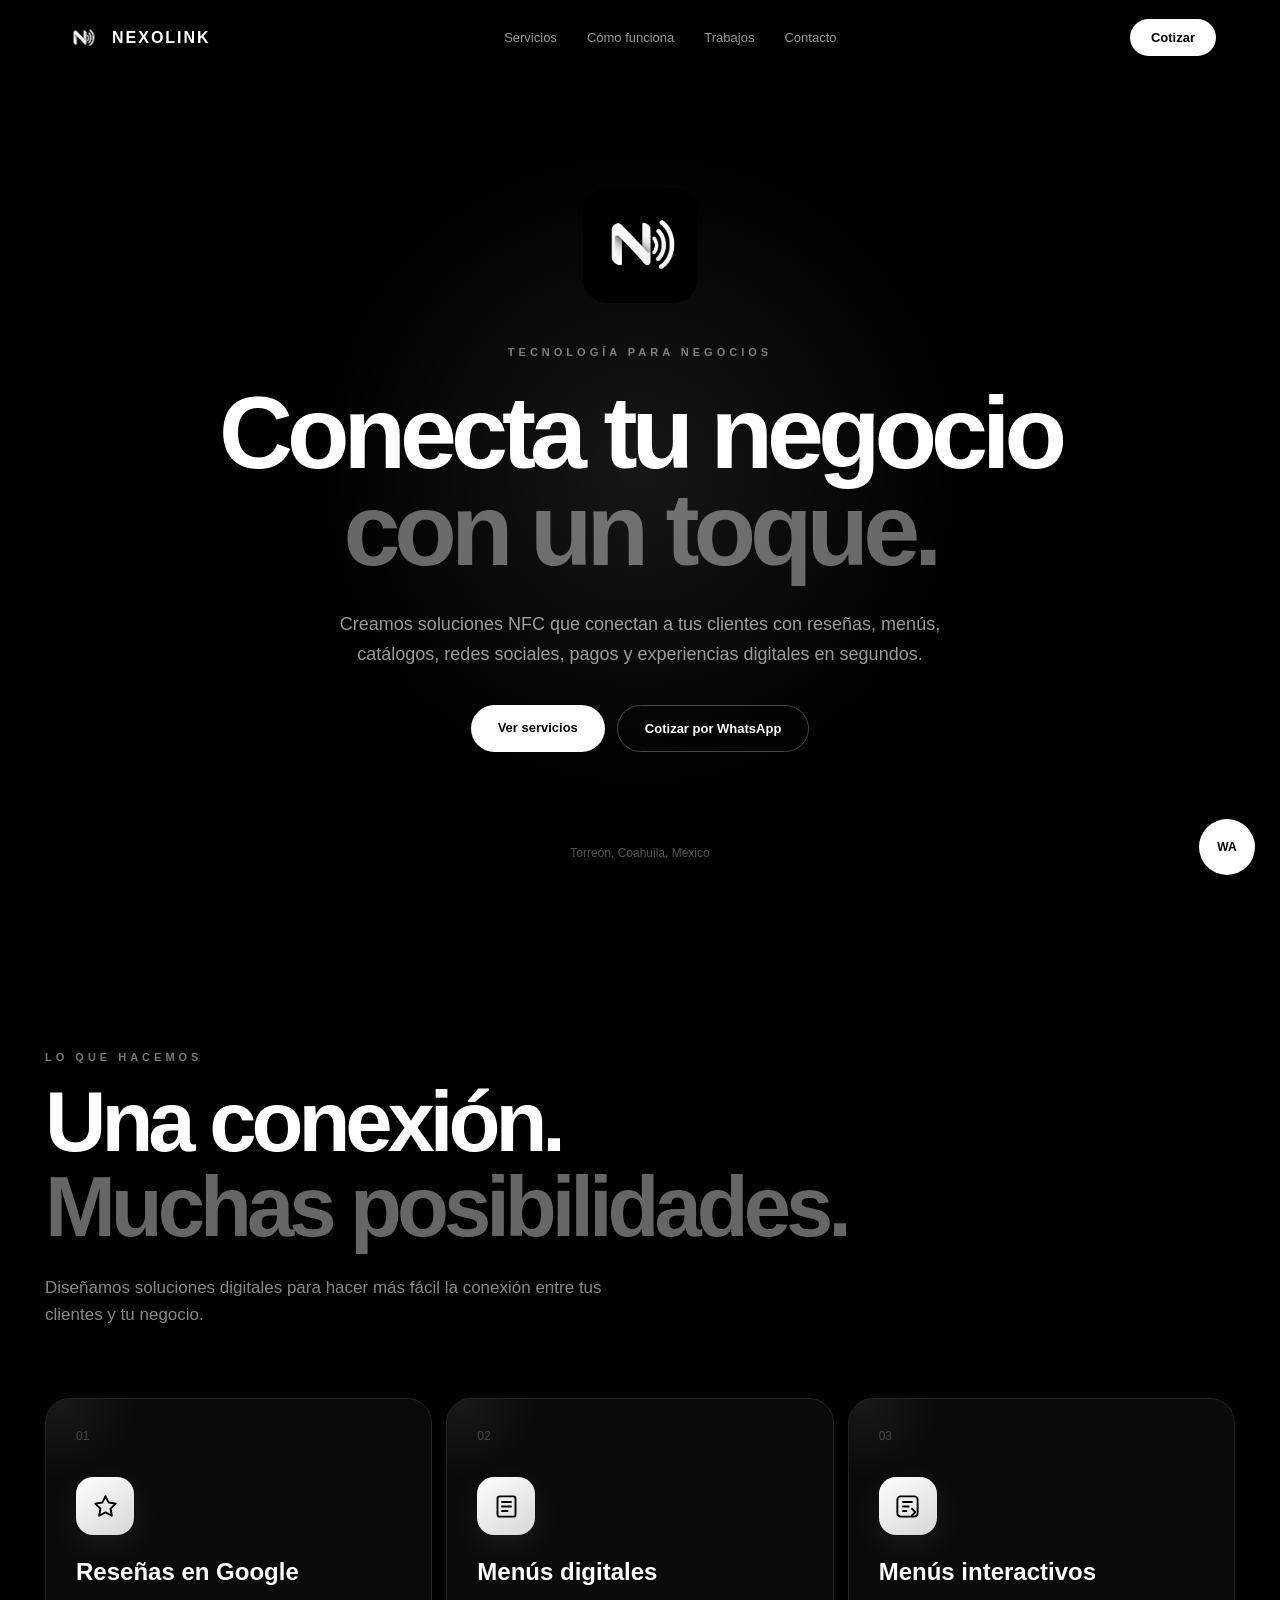
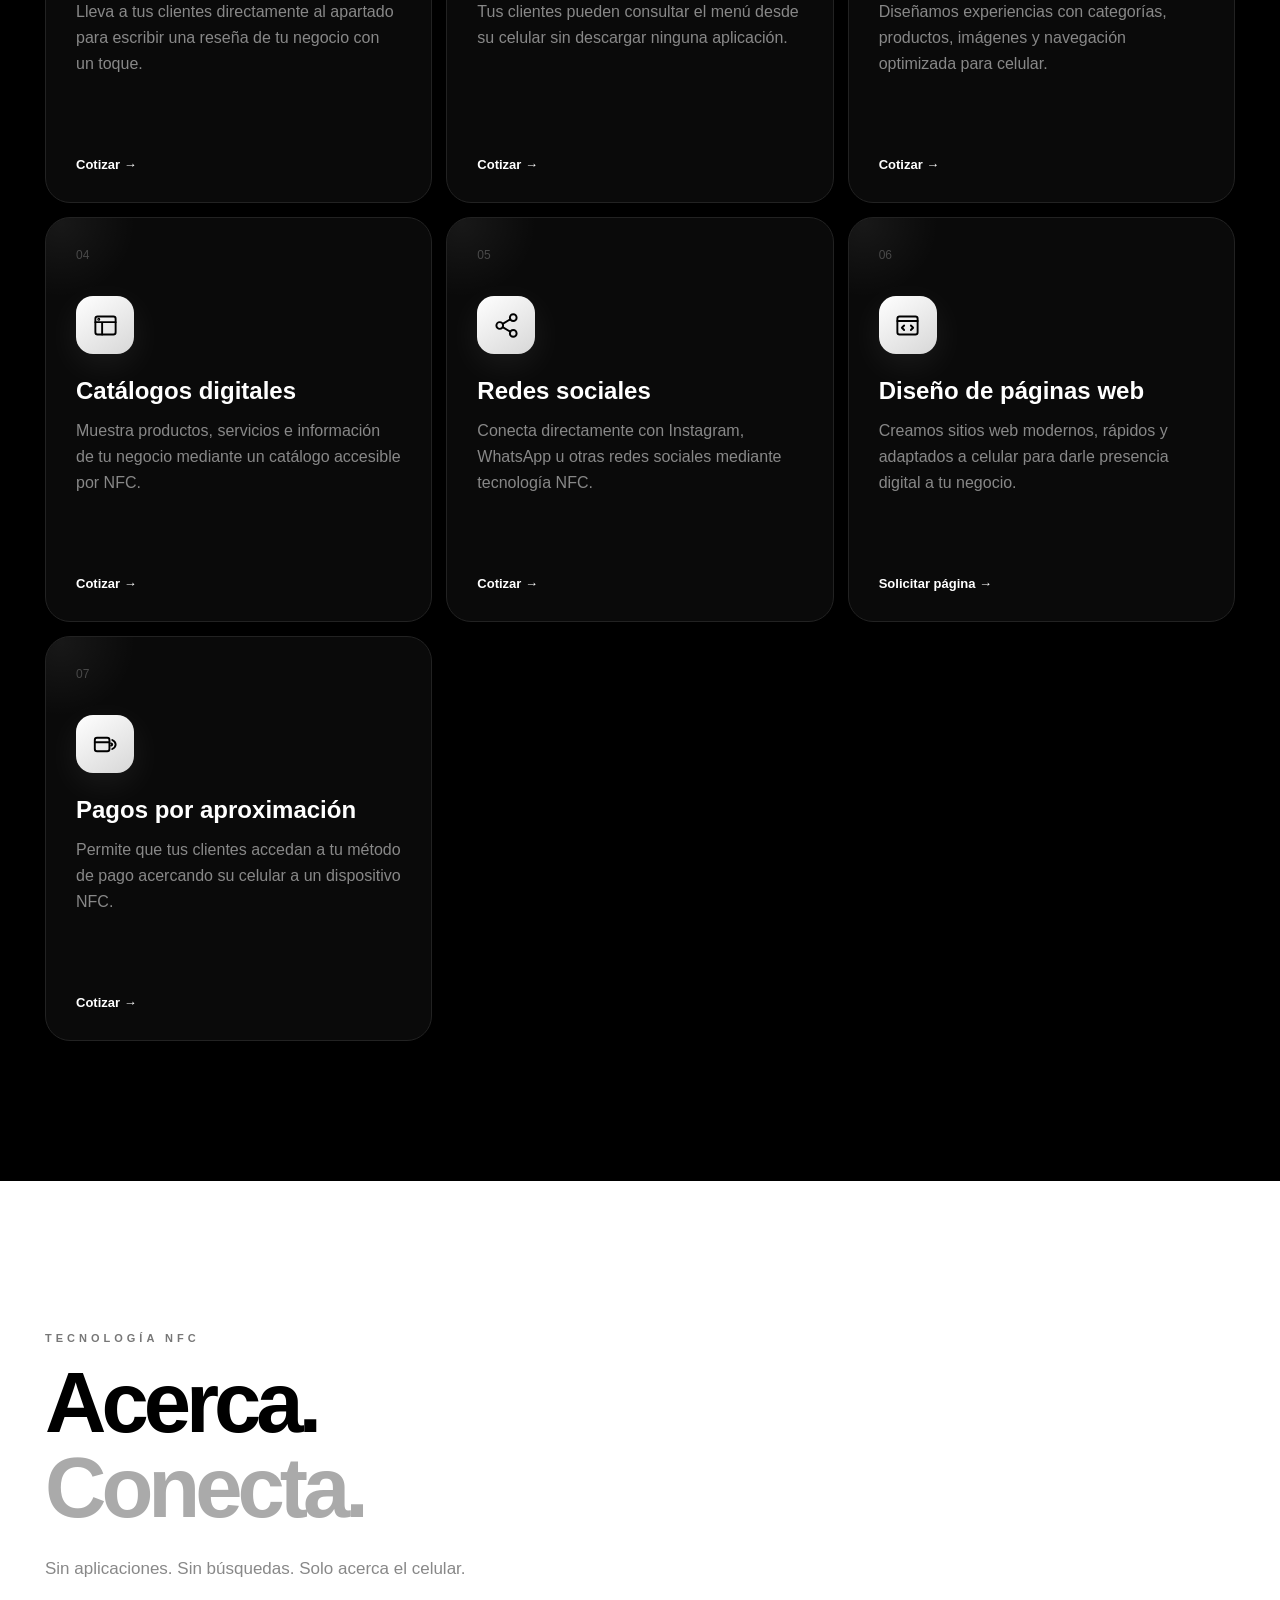
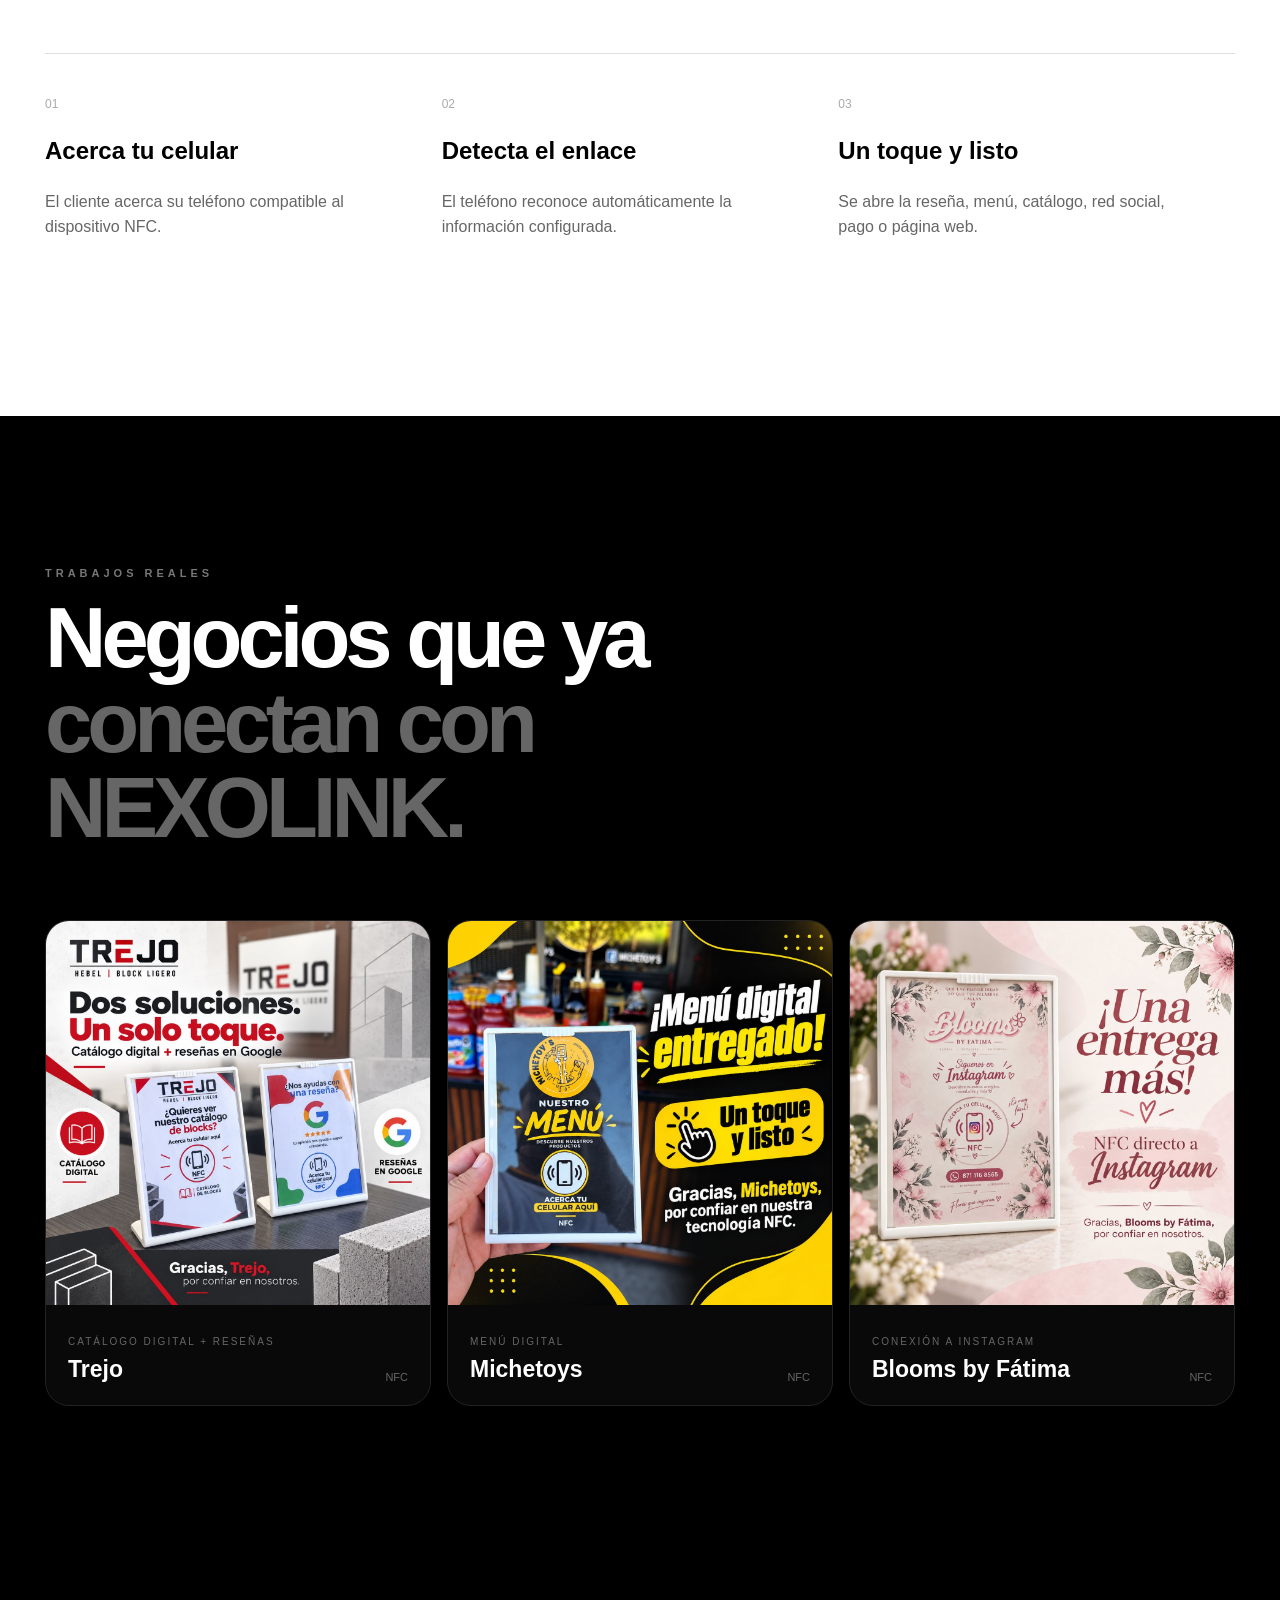
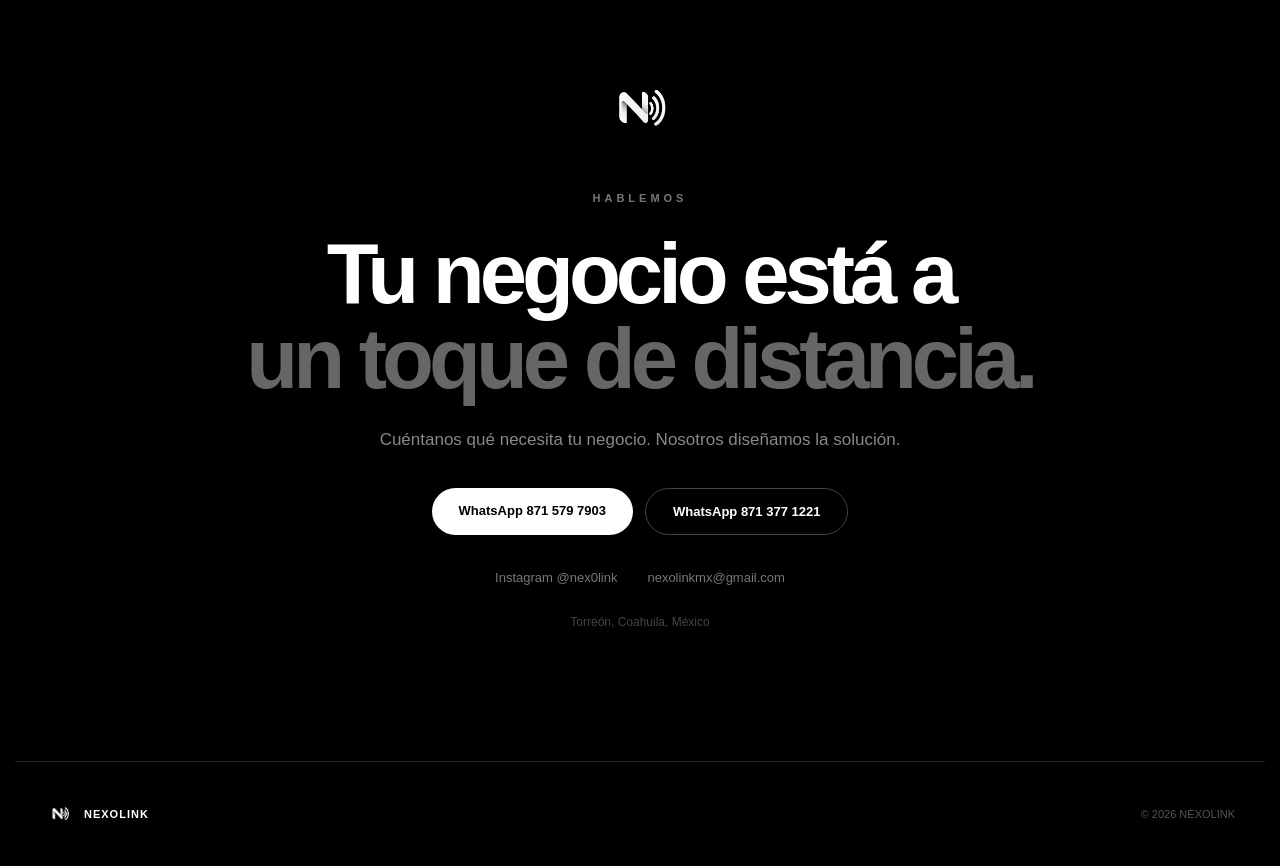
<file: index.html>
<!DOCTYPE html>
<html lang="es">

<head>
    <meta charset="UTF-8">
    <meta name="viewport" content="width=device-width, initial-scale=1.0">

    <title>NEXOLINK | Conecta tu negocio con un toque</title>

    <meta
        name="description"
        content="Soluciones NFC, reseñas de Google, menús digitales, catálogos, pagos por aproximación y diseño web."
    >

    <link rel="stylesheet" href="style.css">
</head>

<body>

    <!-- =========================
         NAVEGACIÓN
    ========================== -->

    <header class="header">

        <a href="#inicio" class="brand">
            <img src="logo.jpg" alt="Logo NEXOLINK">
            <span>NEXOLINK</span>
        </a>

        <nav>
            <a href="#servicios">Servicios</a>
            <a href="#funciona">Cómo funciona</a>
            <a href="#trabajos">Trabajos</a>
            <a href="#contacto">Contacto</a>
        </nav>

        <a
            class="nav-button"
            href="https://wa.me/528715797903?text=Hola%20NEXOLINK%2C%20quiero%20cotizar%20una%20soluci%C3%B3n%20para%20mi%20negocio."
            target="_blank"
        >
            Cotizar
        </a>

    </header>


    <main>

        <!-- =========================
             INICIO
        ========================== -->

        <section id="inicio" class="hero">

            <div class="glow"></div>

            <img
                src="logo.jpg"
                class="hero-logo"
                alt="Logo de NEXOLINK"
            >

            <p class="etiqueta">
                TECNOLOGÍA PARA NEGOCIOS
            </p>

            <h1>
                Conecta tu negocio
                <span>con un toque.</span>
            </h1>

            <p class="hero-description">
                Creamos soluciones NFC que conectan a tus clientes
                con reseñas, menús, catálogos, redes sociales,
                pagos y experiencias digitales en segundos.
            </p>

            <div class="hero-buttons">

                <a
                    href="#servicios"
                    class="button white"
                >
                    Ver servicios
                </a>

                <a
                    href="https://wa.me/528715797903?text=Hola%20NEXOLINK%2C%20quiero%20una%20cotizaci%C3%B3n."
                    target="_blank"
                    class="button outline"
                >
                    Cotizar por WhatsApp
                </a>

            </div>

            <p class="location">
                Torreón, Coahuila, México
            </p>

        </section>


        <!-- =========================
             SERVICIOS
        ========================== -->

        <section id="servicios" class="section">

            <div class="section-title">

                <p class="etiqueta">
                    LO QUE HACEMOS
                </p>

                <h2>
                    Una conexión.
                    <span>Muchas posibilidades.</span>
                </h2>

                <p>
                    Diseñamos soluciones digitales para hacer más fácil
                    la conexión entre tus clientes y tu negocio.
                </p>

            </div>


            <div class="services">

                <!-- 01 RESEÑAS -->

                <article class="service">

                    <span class="number">01</span>

                    <div class="service-icon">

                        <svg viewBox="0 0 24 24">
                            <path d="M12 2.8l2.8 5.7 6.3.9-4.6 4.5 1.1 6.3L12 17.2l-5.6 3 1.1-6.3-4.6-4.5 6.3-.9L12 2.8z"/>
                        </svg>

                    </div>

                    <h3>Reseñas en Google</h3>

                    <p>
                        Lleva a tus clientes directamente al apartado para
                        escribir una reseña de tu negocio con un toque.
                    </p>

                    <a
                        href="https://wa.me/528715797903?text=Hola%20NEXOLINK%2C%20quiero%20cotizar%20NFC%20para%20rese%C3%B1as%20de%20Google."
                        target="_blank"
                    >
                        Cotizar →
                    </a>

                </article>


                <!-- 02 MENÚ DIGITAL -->

                <article class="service">

                    <span class="number">02</span>

                    <div class="service-icon">

                        <svg viewBox="0 0 24 24">
                            <rect x="4" y="3" width="16" height="18" rx="2"/>
                            <path d="M8 8h8M8 12h8M8 16h5"/>
                        </svg>

                    </div>

                    <h3>Menús digitales</h3>

                    <p>
                        Tus clientes pueden consultar el menú desde su
                        celular sin descargar ninguna aplicación.
                    </p>

                    <a
                        href="https://wa.me/528715797903?text=Hola%20NEXOLINK%2C%20quiero%20cotizar%20un%20men%C3%BA%20digital."
                        target="_blank"
                    >
                        Cotizar →
                    </a>

                </article>


                <!-- 03 MENÚ INTERACTIVO -->

                <article class="service">

                    <span class="number">03</span>

                    <div class="service-icon">

                        <svg viewBox="0 0 24 24">
                            <rect x="3" y="3" width="18" height="18" rx="3"/>
                            <path d="M8 8h8M8 12h5M8 16h3"/>
                            <path d="M16 14l3 3-3 3"/>
                        </svg>

                    </div>

                    <h3>Menús interactivos</h3>

                    <p>
                        Diseñamos experiencias con categorías, productos,
                        imágenes y navegación optimizada para celular.
                    </p>

                    <a
                        href="https://wa.me/528715797903?text=Hola%20NEXOLINK%2C%20quiero%20cotizar%20un%20men%C3%BA%20interactivo."
                        target="_blank"
                    >
                        Cotizar →
                    </a>

                </article>


                <!-- 04 CATÁLOGOS -->

                <article class="service">

                    <span class="number">04</span>

                    <div class="service-icon">

                        <svg viewBox="0 0 24 24">
                            <rect x="3" y="4" width="18" height="16" rx="2"/>
                            <path d="M3 9h18M9 9v11"/>
                            <circle cx="6" cy="6.5" r=".5"/>
                        </svg>

                    </div>

                    <h3>Catálogos digitales</h3>

                    <p>
                        Muestra productos, servicios e información de tu
                        negocio mediante un catálogo accesible por NFC.
                    </p>

                    <a
                        href="https://wa.me/528715797903?text=Hola%20NEXOLINK%2C%20quiero%20cotizar%20un%20cat%C3%A1logo%20digital."
                        target="_blank"
                    >
                        Cotizar →
                    </a>

                </article>


                <!-- 05 REDES SOCIALES -->

                <article class="service">

                    <span class="number">05</span>

                    <div class="service-icon">

                        <svg viewBox="0 0 24 24">
                            <circle cx="18" cy="5" r="3"/>
                            <circle cx="6" cy="12" r="3"/>
                            <circle cx="18" cy="19" r="3"/>
                            <path d="M8.6 10.5l6.8-4M8.6 13.5l6.8 4"/>
                        </svg>

                    </div>

                    <h3>Redes sociales</h3>

                    <p>
                        Conecta directamente con Instagram, WhatsApp u
                        otras redes sociales mediante tecnología NFC.
                    </p>

                    <a
                        href="https://wa.me/528715797903?text=Hola%20NEXOLINK%2C%20quiero%20cotizar%20NFC%20para%20redes%20sociales."
                        target="_blank"
                    >
                        Cotizar →
                    </a>

                </article>


                <!-- 06 PÁGINAS WEB -->

                <article class="service featured-service">

                    <span class="number">06</span>

                    <div class="service-icon">

                        <svg viewBox="0 0 24 24">
                            <rect x="3" y="4" width="18" height="16" rx="2"/>
                            <path d="M3 8h18"/>
                            <path d="M9 12l-2 2 2 2M15 12l2 2-2 2"/>
                        </svg>

                    </div>

                    <h3>Diseño de páginas web</h3>

                    <p>
                        Creamos sitios web modernos, rápidos y adaptados
                        a celular para darle presencia digital a tu negocio.
                    </p>

                    <button
                        type="button"
                        class="service-link"
                        onclick="openWebForm()"
                    >
                        Solicitar página →
                    </button>

                </article>


                <!-- 07 PAGOS -->

                <article class="service">

                    <span class="number">07</span>

                    <div class="service-icon">

                        <svg viewBox="0 0 24 24">
                            <rect x="2.5" y="6" width="13" height="12" rx="2"/>
                            <path d="M2.5 10h13"/>
                            <path d="M18 8c2 1 3 2.3 3 4s-1 3-3 4"/>
                            <path d="M17 11c.7.3 1 .6 1 1s-.3.7-1 1"/>
                        </svg>

                    </div>

                    <h3>Pagos por aproximación</h3>

                    <p>
                        Permite que tus clientes accedan a tu método de
                        pago acercando su celular a un dispositivo NFC.
                    </p>

                    <a
                        href="https://wa.me/528715797903?text=Hola%20NEXOLINK%2C%20quiero%20informaci%C3%B3n%20sobre%20pagos%20por%20aproximaci%C3%B3n%20NFC."
                        target="_blank"
                    >
                        Cotizar →
                    </a>

                </article>

            </div>

        </section>


        <!-- =========================
             CÓMO FUNCIONA
        ========================== -->

        <section id="funciona" class="how">

            <div class="how-container">

                <div class="section-title dark-title">

                    <p class="etiqueta">
                        TECNOLOGÍA NFC
                    </p>

                    <h2>
                        Acerca.
                        <span>Conecta.</span>
                    </h2>

                    <p>
                        Sin aplicaciones. Sin búsquedas.
                        Solo acerca el celular.
                    </p>

                </div>


                <div class="steps">

                    <article>

                        <span>01</span>

                        <h3>Acerca tu celular</h3>

                        <p>
                            El cliente acerca su teléfono compatible
                            al dispositivo NFC.
                        </p>

                    </article>


                    <article>

                        <span>02</span>

                        <h3>Detecta el enlace</h3>

                        <p>
                            El teléfono reconoce automáticamente
                            la información configurada.
                        </p>

                    </article>


                    <article>

                        <span>03</span>

                        <h3>Un toque y listo</h3>

                        <p>
                            Se abre la reseña, menú, catálogo,
                            red social, pago o página web.
                        </p>

                    </article>

                </div>

            </div>

        </section>


        <!-- =========================
             TRABAJOS
        ========================== -->

        <section id="trabajos" class="section">

            <div class="section-title">

                <p class="etiqueta">
                    TRABAJOS REALES
                </p>

                <h2>
                    Negocios que ya
                    <span>conectan con NEXOLINK.</span>
                </h2>

            </div>


            <div class="projects">

                <article class="project">

                    <img
                        src="trejologo.jpg"
                        alt="Proyecto de NEXOLINK para Trejo"
                    >

                    <div class="project-data">

                        <div>
                            <small>CATÁLOGO DIGITAL + RESEÑAS</small>
                            <h3>Trejo</h3>
                        </div>

                        <span>NFC</span>

                    </div>

                </article>


                <article class="project">

                    <img
                        src="michetoyslogo.jpg"
                        alt="Proyecto de NEXOLINK para Michetoys"
                    >

                    <div class="project-data">

                        <div>
                            <small>MENÚ DIGITAL</small>
                            <h3>Michetoys</h3>
                        </div>

                        <span>NFC</span>

                    </div>

                </article>


                <article class="project">

                    <img
                        src="fatimabloomsfloreria.jpg"
                        alt="Proyecto de NEXOLINK para Blooms by Fátima"
                    >

                    <div class="project-data">

                        <div>
                            <small>CONEXIÓN A INSTAGRAM</small>
                            <h3>Blooms by Fátima</h3>
                        </div>

                        <span>NFC</span>

                    </div>

                </article>

            </div>

        </section>


        <!-- =========================
             CONTACTO
        ========================== -->

        <section id="contacto" class="contact">

            <img
                src="logo.jpg"
                alt="NEXOLINK"
                class="contact-logo"
            >

            <p class="etiqueta">
                HABLEMOS
            </p>

            <h2>
                Tu negocio está a
                <span>un toque de distancia.</span>
            </h2>

            <p>
                Cuéntanos qué necesita tu negocio.
                Nosotros diseñamos la solución.
            </p>


            <div class="hero-buttons">

                <a
                    href="https://wa.me/528715797903?text=Hola%20NEXOLINK%2C%20quiero%20una%20cotizaci%C3%B3n."
                    target="_blank"
                    class="button white"
                >
                    WhatsApp 871 579 7903
                </a>

                <a
                    href="https://wa.me/528713771221?text=Hola%20NEXOLINK%2C%20quiero%20una%20cotizaci%C3%B3n."
                    target="_blank"
                    class="button outline"
                >
                    WhatsApp 871 377 1221
                </a>

            </div>


            <div class="social-links">

                <a
                    href="https://www.instagram.com/nex0link"
                    target="_blank"
                >
                    Instagram @nex0link
                </a>

                <a href="mailto:nexolinkmx@gmail.com">
                    nexolinkmx@gmail.com
                </a>

            </div>

            <p class="contact-location">
                Torreón, Coahuila, México
            </p>

        </section>

    </main>


    <!-- =========================
         FOOTER
    ========================== -->

    <footer>

        <div>
            <img src="logo.jpg" alt="NEXOLINK">
            <strong>NEXOLINK</strong>
        </div>

        <p>© 2026 NEXOLINK</p>

    </footer>


    <!-- =========================
         WHATSAPP FLOTANTE
    ========================== -->

    <a
        class="whatsapp"
        href="https://wa.me/528715797903?text=Hola%20NEXOLINK%2C%20quiero%20informaci%C3%B3n."
        target="_blank"
        aria-label="Contactar a NEXOLINK por WhatsApp"
    >
        WA
    </a>


    <!-- ==================================================
         FORMULARIO DE SOLICITUD DE PÁGINA WEB
    =================================================== -->

    <div
        class="form-overlay"
        id="webFormOverlay"
        aria-hidden="true"
    >

        <div class="form-window">

            <button
                class="form-close"
                type="button"
                onclick="closeWebForm()"
                aria-label="Cerrar formulario"
            >
                ×
            </button>


            <div class="form-heading">

                <p class="etiqueta">
                    NEXOLINK WEB
                </p>

                <h2>
                    Cuéntanos sobre
                    <span>tu página.</span>
                </h2>

                <p>
                    Responde este formulario para conocer tu negocio
                    y preparar una cotización adecuada.
                </p>

            </div>


            <form id="websiteRequestForm">

                <!-- 01 DATOS DEL NEGOCIO -->

                <section class="form-section">

                    <div class="form-section-number">
                        01
                    </div>

                    <h3>Datos del negocio</h3>


                    <label>
                        Nombre del negocio
                        <input
                            type="text"
                            name="Nombre del negocio"
                            required
                        >
                    </label>


                    <label>
                        Nombre de la persona de contacto
                        <input
                            type="text"
                            name="Persona de contacto"
                            required
                        >
                    </label>


                    <label>
                        Número de teléfono o WhatsApp
                        <input
                            type="tel"
                            name="Teléfono"
                            required
                        >
                    </label>


                    <label>
                        ¿A qué se dedica tu negocio y qué productos o servicios ofrece?

                        <textarea
                            name="Descripción del negocio"
                            rows="4"
                            required
                        ></textarea>

                    </label>

                </section>


                <!-- 02 OBJETIVO -->

                <section class="form-section">

                    <div class="form-section-number">
                        02
                    </div>

                    <h3>Objetivo de la página</h3>


                    <fieldset>

                        <legend>
                            ¿Cuál es el objetivo principal de la página?
                        </legend>

                        <label class="choice">
                            <input type="radio" name="Objetivo" value="Mostrar información del negocio">
                            <span>Mostrar información del negocio</span>
                        </label>

                        <label class="choice">
                            <input type="radio" name="Objetivo" value="Recibir mensajes o solicitudes de cotización">
                            <span>Recibir mensajes o solicitudes de cotización</span>
                        </label>

                        <label class="choice">
                            <input type="radio" name="Objetivo" value="Mostrar productos o un catálogo">
                            <span>Mostrar productos o un catálogo</span>
                        </label>

                        <label class="choice">
                            <input type="radio" name="Objetivo" value="Mostrar un menú">
                            <span>Mostrar un menú</span>
                        </label>

                        <label class="choice">
                            <input type="radio" name="Objetivo" value="Recibir reservaciones o citas">
                            <span>Recibir reservaciones o citas</span>
                        </label>

                        <label class="choice">
                            <input type="radio" name="Objetivo" value="Vender productos">
                            <span>Vender productos</span>
                        </label>

                        <label class="choice">
                            <input type="radio" name="Objetivo" value="Otro">
                            <span>Otro</span>
                        </label>

                    </fieldset>


                    <fieldset>

                        <legend>
                            ¿Qué secciones deseas incluir?
                        </legend>

                        <div class="choices-grid">

                            <label class="choice"><input type="checkbox" name="Secciones" value="Inicio"><span>Inicio</span></label>
                            <label class="choice"><input type="checkbox" name="Secciones" value="Nosotros"><span>Nosotros</span></label>
                            <label class="choice"><input type="checkbox" name="Secciones" value="Servicios"><span>Servicios</span></label>
                            <label class="choice"><input type="checkbox" name="Secciones" value="Productos o catálogo"><span>Productos o catálogo</span></label>
                            <label class="choice"><input type="checkbox" name="Secciones" value="Menú"><span>Menú</span></label>
                            <label class="choice"><input type="checkbox" name="Secciones" value="Galería"><span>Galería</span></label>
                            <label class="choice"><input type="checkbox" name="Secciones" value="Promociones"><span>Promociones</span></label>
                            <label class="choice"><input type="checkbox" name="Secciones" value="Reseñas de clientes"><span>Reseñas de clientes</span></label>
                            <label class="choice"><input type="checkbox" name="Secciones" value="Ubicación"><span>Ubicación</span></label>
                            <label class="choice"><input type="checkbox" name="Secciones" value="Contacto"><span>Contacto</span></label>
                            <label class="choice"><input type="checkbox" name="Secciones" value="Preguntas frecuentes"><span>Preguntas frecuentes</span></label>
                            <label class="choice"><input type="checkbox" name="Secciones" value="Otra"><span>Otra</span></label>

                        </div>

                    </fieldset>


                    <label>
                        ¿Quieres mostrar precios en la página?

                        <select name="Mostrar precios">
                            <option value="">Selecciona una opción</option>
                            <option>Sí</option>
                            <option>No</option>
                            <option>Solo algunos</option>
                        </select>

                    </label>


                    <label>
                        ¿Deseas recibir pedidos, cotizaciones, citas o reservaciones desde la página?

                        <select name="Pedidos o reservaciones">
                            <option value="">Selecciona una opción</option>
                            <option>Sí</option>
                            <option>No</option>
                        </select>

                    </label>

                </section>


                <!-- 03 CONTACTO -->

                <section class="form-section">

                    <div class="form-section-number">
                        03
                    </div>

                    <h3>Información de contacto</h3>


                    <fieldset>

                        <legend>
                            ¿Por qué medios quieres que tus clientes puedan contactarte?
                        </legend>

                        <div class="choices-grid">

                            <label class="choice"><input type="checkbox" name="Medios de contacto" value="WhatsApp"><span>WhatsApp</span></label>
                            <label class="choice"><input type="checkbox" name="Medios de contacto" value="Llamada"><span>Llamada</span></label>
                            <label class="choice"><input type="checkbox" name="Medios de contacto" value="Instagram"><span>Instagram</span></label>
                            <label class="choice"><input type="checkbox" name="Medios de contacto" value="Facebook"><span>Facebook</span></label>
                            <label class="choice"><input type="checkbox" name="Medios de contacto" value="Correo electrónico"><span>Correo electrónico</span></label>
                            <label class="choice"><input type="checkbox" name="Medios de contacto" value="Formulario de contacto"><span>Formulario de contacto</span></label>

                        </div>

                    </fieldset>


                    <fieldset>

                        <legend>
                            Datos que deseas mostrar en la página
                        </legend>

                        <div class="choices-grid">

                            <label class="choice"><input type="checkbox" name="Datos visibles" value="WhatsApp"><span>WhatsApp</span></label>
                            <label class="choice"><input type="checkbox" name="Datos visibles" value="Teléfono"><span>Teléfono</span></label>
                            <label class="choice"><input type="checkbox" name="Datos visibles" value="Correo electrónico"><span>Correo electrónico</span></label>
                            <label class="choice"><input type="checkbox" name="Datos visibles" value="Instagram"><span>Instagram</span></label>
                            <label class="choice"><input type="checkbox" name="Datos visibles" value="Facebook"><span>Facebook</span></label>
                            <label class="choice"><input type="checkbox" name="Datos visibles" value="Dirección"><span>Dirección</span></label>
                            <label class="choice"><input type="checkbox" name="Datos visibles" value="Horarios"><span>Horarios</span></label>

                        </div>

                    </fieldset>

                </section>


                <!-- 04 DISEÑO -->

                <section class="form-section">

                    <div class="form-section-number">
                        04
                    </div>

                    <h3>Diseño e identidad</h3>


                    <label>
                        ¿Ya cuentas con logotipo?

                        <select name="Cuenta con logotipo">
                            <option value="">Selecciona una opción</option>
                            <option>Sí</option>
                            <option>No</option>
                        </select>

                        <small>
                            Si respondiste que sí, podrás enviarlo a NexoLink en la mejor calidad posible.
                        </small>

                    </label>


                    <label>
                        ¿Qué colores te gustaría utilizar?

                        <input
                            type="text"
                            name="Colores"
                            placeholder="Ej. negro, blanco y dorado"
                        >

                    </label>


                    <label>
                        ¿Qué estilo buscas?

                        <select name="Estilo">
                            <option value="">Selecciona una opción</option>
                            <option>Moderno y minimalista</option>
                            <option>Elegante</option>
                            <option>Profesional</option>
                            <option>Colorido y juvenil</option>
                            <option>Oscuro</option>
                            <option>Otro</option>
                        </select>

                    </label>


                    <label>
                        ¿Tienes fotografías de tus productos, servicios o instalaciones?

                        <select name="Fotografías">
                            <option value="">Selecciona una opción</option>
                            <option>Sí</option>
                            <option>No</option>
                        </select>

                        <small>
                            Si respondiste que sí, podrás enviarlas a NexoLink en buena calidad.
                        </small>

                    </label>


                    <label>
                        Escribe una breve descripción de tu negocio y qué lo hace diferente

                        <textarea
                            name="Qué hace diferente al negocio"
                            rows="4"
                        ></textarea>

                    </label>


                    <label>
                        ¿Tienes promociones, testimonios o reseñas que quieras agregar?

                        <select name="Promociones o testimonios">
                            <option value="">Selecciona una opción</option>
                            <option>Sí</option>
                            <option>No</option>
                        </select>

                    </label>


                    <label>
                        ¿Hay alguna página web que te guste como referencia?

                        <input
                            type="text"
                            name="Página de referencia"
                            placeholder="Enlace o nombre"
                        >

                    </label>

                </section>


                <!-- 05 FUNCIONES -->

                <section class="form-section">

                    <div class="form-section-number">
                        05
                    </div>

                    <h3>Funciones y dominio</h3>


                    <label>
                        ¿Ya cuentas con un dominio?

                        <select name="Dominio">
                            <option value="">Selecciona una opción</option>
                            <option>Sí</option>
                            <option>No</option>
                            <option>No sé qué es un dominio</option>
                        </select>

                        <small>
                            Ejemplo: minegocio.com
                        </small>

                    </label>


                    <label>
                        ¿Necesitas ayuda para conseguir y configurar tu dominio?

                        <select name="Ayuda con dominio">
                            <option value="">Selecciona una opción</option>
                            <option>Sí</option>
                            <option>No</option>
                        </select>

                    </label>


                    <label>
                        ¿Quieres que tu página esté vinculada con Google Maps y pueda aparecer en Google?

                        <select name="Google Maps">
                            <option value="">Selecciona una opción</option>
                            <option>Sí</option>
                            <option>No</option>
                        </select>

                    </label>


                    <fieldset>

                        <legend>
                            ¿Quieres agregar alguna función especial?
                        </legend>

                        <div class="choices-grid">

                            <label class="choice"><input type="checkbox" name="Funciones especiales" value="Botón directo a WhatsApp"><span>Botón directo a WhatsApp</span></label>

                            <label class="choice"><input type="checkbox" name="Funciones especiales" value="Ubicación en Google Maps"><span>Ubicación en Google Maps</span></label>

                            <label class="choice"><input type="checkbox" name="Funciones especiales" value="Catálogo descargable"><span>Catálogo descargable</span></label>

                            <label class="choice"><input type="checkbox" name="Funciones especiales" value="Pagos en línea"><span>Pagos en línea</span></label>

                            <label class="choice"><input type="checkbox" name="Funciones especiales" value="Agenda o reservaciones"><span>Agenda o reservaciones</span></label>

                            <label class="choice"><input type="checkbox" name="Funciones especiales" value="Enlaces a redes sociales"><span>Enlaces a redes sociales</span></label>

                            <label class="choice"><input type="checkbox" name="Funciones especiales" value="Otra"><span>Otra</span></label>

                        </div>

                    </fieldset>

                </section>


                <!-- 06 ENTREGA -->

                <section class="form-section">

                    <div class="form-section-number">
                        06
                    </div>

                    <h3>Entrega</h3>


                    <label>
                        ¿Para qué fecha te gustaría tener lista la página?

                        <input
                            type="date"
                            name="Fecha deseada"
                        >

                    </label>


                    <label>
                        ¿Tienes un presupuesto aproximado?

                        <select name="Presupuesto">
                            <option value="">Selecciona una opción</option>
                            <option>Menos de $2,000 MXN</option>
                            <option>De $2,000 a $4,000 MXN</option>
                            <option>De $4,000 a $7,000 MXN</option>
                            <option>Más de $7,000 MXN</option>
                            <option>Prefiero recibir una cotización</option>
                        </select>

                    </label>


                    <label>
                        Comentarios o indicaciones adicionales

                        <textarea
                            name="Comentarios adicionales"
                            rows="5"
                        ></textarea>

                    </label>

                </section>


                <div class="form-submit-area">

                    <p>
                        Al enviar tu solicitud se abrirá WhatsApp
                        con la información lista para enviarse a NexoLink.
                    </p>

                    <button
                        type="submit"
                        class="submit-button"
                    >
                        Enviar solicitud
                        <span>→</span>
                    </button>

                </div>

            </form>

        </div>

    </div>


    <!-- =========================
         JAVASCRIPT
    ========================== -->

    <script>

        /* HEADER */

        const header = document.querySelector(".header");

        window.addEventListener("scroll", function () {

            if (window.scrollY > 30) {
                header.classList.add("scrolled");
            } else {
                header.classList.remove("scrolled");
            }

        });


        /* ANIMACIONES */

        const animatedElements =
            document.querySelectorAll(
                ".service, .project, .steps article"
            );


        const observer = new IntersectionObserver(function (entries) {

            entries.forEach(function (entry) {

                if (entry.isIntersecting) {
                    entry.target.classList.add("visible");
                }

            });

        }, {
            threshold: 0.12
        });


        animatedElements.forEach(function (element) {
            observer.observe(element);
        });


        /* FORMULARIO */

        const overlay =
            document.getElementById("webFormOverlay");


        function openWebForm() {

            overlay.classList.add("active");

            overlay.setAttribute(
                "aria-hidden",
                "false"
            );

            document.body.classList.add("form-open");

        }


        function closeWebForm() {

            overlay.classList.remove("active");

            overlay.setAttribute(
                "aria-hidden",
                "true"
            );

            document.body.classList.remove("form-open");

        }


        overlay.addEventListener("click", function (event) {

            if (event.target === overlay) {
                closeWebForm();
            }

        });


        document.addEventListener("keydown", function (event) {

            if (event.key === "Escape") {
                closeWebForm();
            }

        });


        /* ENVIAR RESPUESTAS A WHATSAPP */

        document
            .getElementById("websiteRequestForm")
            .addEventListener("submit", function (event) {

                event.preventDefault();


                const formData =
                    new FormData(this);


                const groupedData = {};


                for (const [key, value] of formData.entries()) {

                    if (!value) {
                        continue;
                    }


                    if (groupedData[key]) {

                        groupedData[key] +=
                            ", " + value;

                    } else {

                        groupedData[key] =
                            value;

                    }

                }


                let message =
                    "Hola NEXOLINK, quiero solicitar una página web.%0A%0A";


                Object.entries(groupedData).forEach(
                    function ([key, value]) {

                        message +=
                            "*" +
                            key +
                            ":*%0A" +
                            encodeURIComponent(value) +
                            "%0A%0A";

                    }
                );


                const whatsappURL =
                    "https://wa.me/528715797903?text=" +
                    message;


                window.open(
                    whatsappURL,
                    "_blank"
                );

            });

    </script>

</body>

</html>
</file>
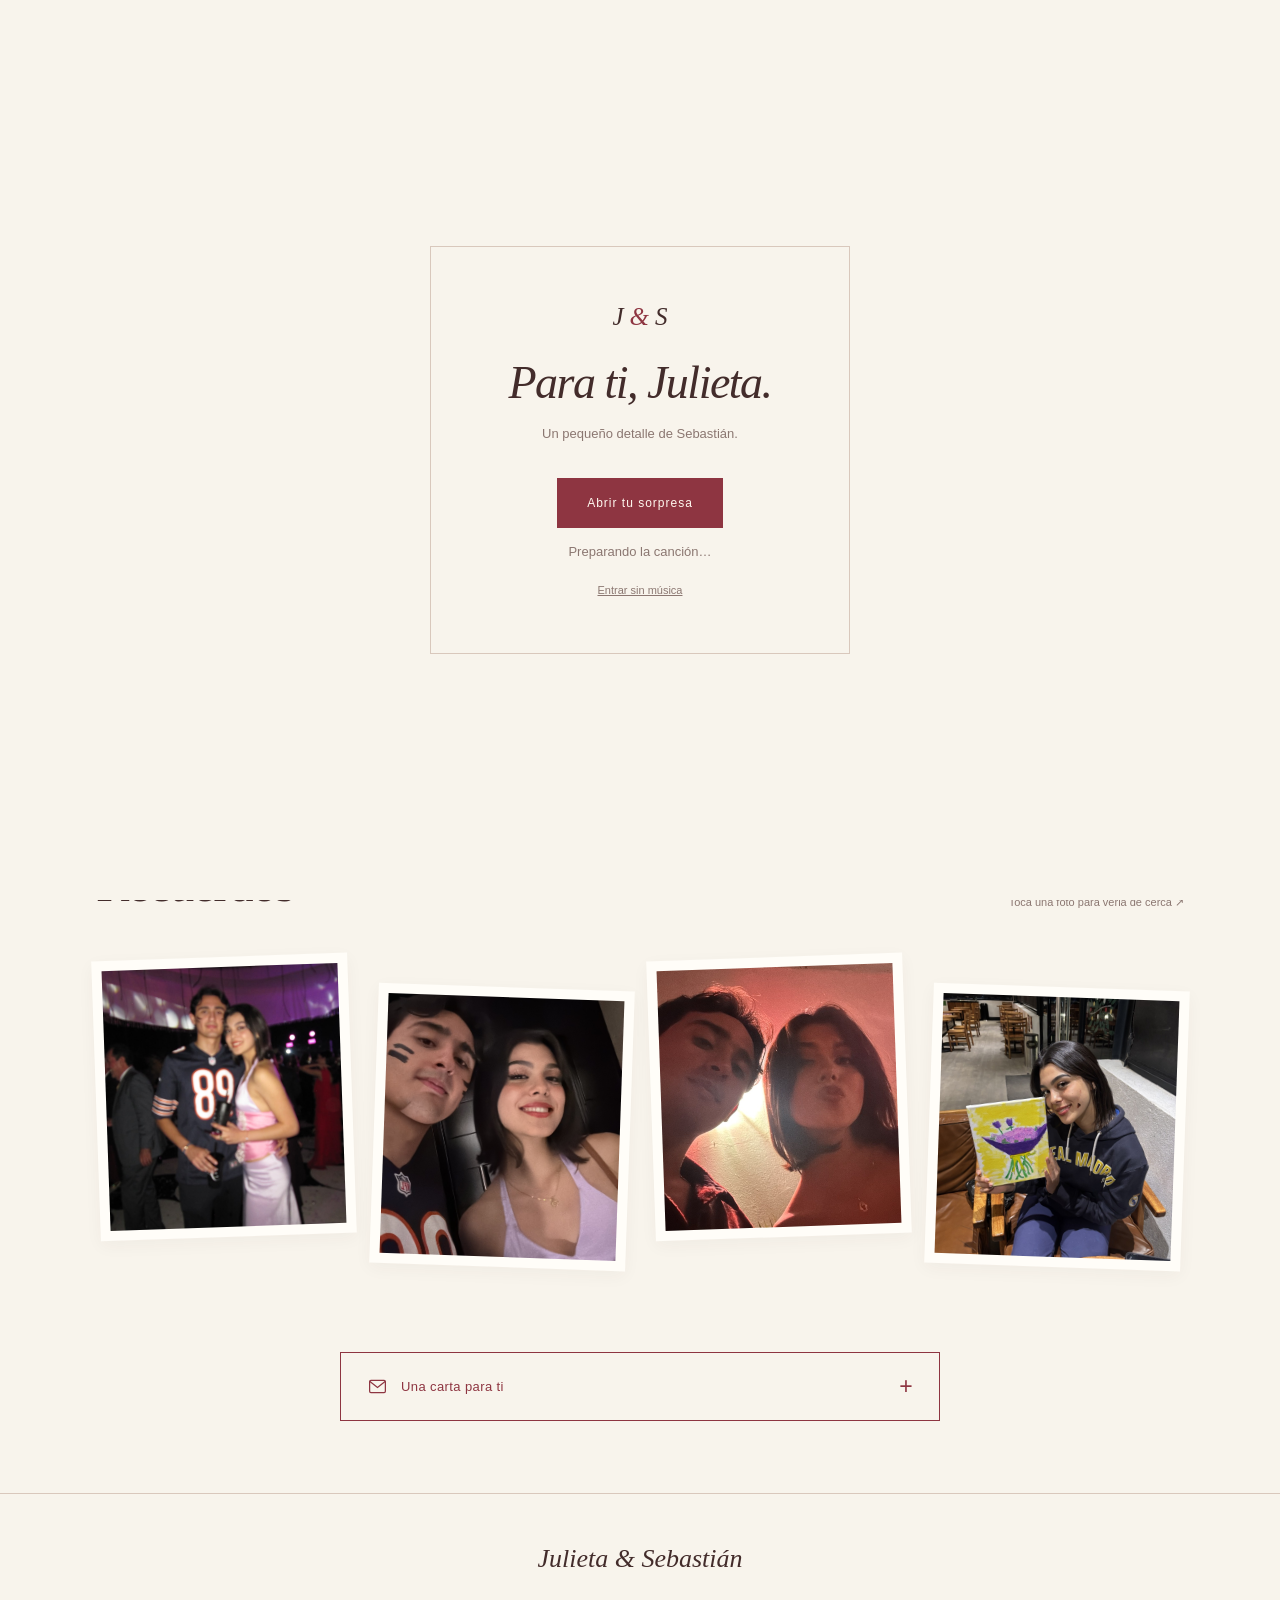
<file: recuerdos/sebastian-y-julieta/index.html>
<!doctype html>
<html lang="es">
<head>
<meta charset="utf-8"><meta name="viewport" content="width=device-width,initial-scale=1"><meta name="theme-color" content="#f8f4ec"><meta name="robots" content="noindex,nofollow"><meta name="description" content="Para Julieta, de Sebastián. Mi lugar favorito siempre será contigo."><title>Para Julieta · De Sebastián</title>
<style>
:root{--paper:#f8f4ec;--ink:#432c2b;--red:#8e3541;--muted:#8b7771;--line:#d9c8bc}*{box-sizing:border-box}html{scroll-behavior:smooth}body{margin:0;background:var(--paper);color:var(--ink);font-family:Arial,sans-serif}button,a{-webkit-tap-highlight-color:transparent}button{font:inherit;cursor:pointer}a{color:inherit}button:focus-visible,a:focus-visible{outline:3px solid var(--red);outline-offset:6px}header{max-width:1160px;margin:auto;padding:29px 36px;display:flex;align-items:center;justify-content:space-between;border-bottom:1px solid var(--line)}.monogram{font:italic 25px Georgia,serif;text-decoration:none}.monogram span{color:var(--red);padding:0 6px}nav a{font-size:10px;letter-spacing:2px;text-transform:uppercase;text-decoration:none}nav{display:flex;gap:28px}.eyebrow{font-size:10px;letter-spacing:3px;text-transform:uppercase;color:var(--red);line-height:1.8}.hero{max-width:1160px;margin:auto;padding:65px 36px 70px;display:grid;grid-template-columns:.85fr 1.15fr;gap:60px;align-items:center}h1{font:normal clamp(48px,5.7vw,78px)/1.02 Georgia,serif;letter-spacing:-3px;margin:22px 0 27px}h1 em{color:var(--red);font-weight:normal}p{line-height:1.8;font-size:14px}.intro{max-width:330px;color:var(--muted)}.signature{font:italic 23px Georgia,serif;margin:27px 0}.polaroid{border:0;background:#fffdf8;padding:13px 13px 23px;box-shadow:0 12px 40px #432c2b19;transform:rotate(3deg);width:100%;position:relative;color:var(--ink)}.polaroid:before{content:'';position:absolute;top:-16px;left:40%;width:100px;height:32px;background:#d6c4a67d;transform:rotate(-8deg)}.polaroid img{width:100%;height:auto;display:block;aspect-ratio:16/9;object-fit:contain}.polaroid .hand{display:block;font:italic 23px Georgia,serif;margin:23px 0 2px}.tiny{font-size:10px;letter-spacing:2px;color:var(--muted)}.hero-photo{padding:14px 3px 20px}.music{background:#eee7db;max-width:1088px;margin:0 auto 85px;border-top:1px solid var(--line);border-bottom:1px solid var(--line);display:flex;align-items:center;padding:22px 28px;gap:20px}.disc{width:49px;height:49px;border-radius:50%;background:repeating-radial-gradient(#352b2b 0 2px,#544746 3px 4px);display:grid;place-items:center;flex-shrink:0}.disc:after{content:'•';font-size:14px;background:var(--red);color:var(--paper);width:22px;height:22px;border-radius:50%;display:grid;place-items:center}.song{flex:1}.song strong{font:24px Georgia,serif;display:block;margin:5px 0}.song small{font-size:11px;color:var(--muted)}.play{border:1px solid var(--red);border-radius:50%;width:47px;height:47px;background:transparent;color:var(--red);font-size:17px}.section{max-width:1088px;margin:0 auto;padding:0 0 85px}.section-head{display:flex;align-items:end;justify-content:space-between;margin-bottom:33px}h2{font:normal clamp(35px,4vw,50px)/1.1 Georgia,serif;letter-spacing:-1.5px;margin:12px 0}.section-head>p{font-size:11px;color:var(--muted)}.gallery{display:grid;grid-template-columns:repeat(4,1fr);gap:22px;align-items:start}.memory{border:0;background:#fffdf8;padding:9px 9px 19px;box-shadow:0 5px 17px #432c2b0b;transition:transform .25s;color:var(--ink)}.memory:nth-child(odd){transform:rotate(-2deg)}.memory:nth-child(even){transform:rotate(2deg);margin-top:30px}.memory:hover{transform:translateY(-6px) rotate(0)}.memory img{display:block;width:100%;height:260px;object-fit:cover}.memory:nth-child(2) img{object-position:50% 65%}.memory span{display:block;font:italic 19px Georgia,serif;margin-top:17px}.letter-area{text-align:center;padding:65px 20px 75px;background:#eee7db;border-top:1px solid var(--line);border-bottom:1px solid var(--line)}.heart{font-size:25px;color:var(--red);display:block;margin-bottom:20px}.letter-btn{margin:20px 0 0;border:1px solid var(--red);padding:15px 29px;background:var(--red);color:#fff8ef;font-size:12px;letter-spacing:1px}.letter{max-width:560px;text-align:left;margin:30px auto 0;padding:35px;background:#fffdf8;border:1px solid var(--line);box-shadow:0 10px 25px #432c2b09}.letter h3{font:italic 30px Georgia,serif;margin:0 0 20px}.letter p{font:20px/1.65 Georgia,serif}.letter .sig{text-align:right;color:var(--red);font-style:italic}footer{text-align:center;padding:50px 20px 40px}footer .names{font:italic 26px Georgia,serif;margin-bottom:17px}footer p{font-size:10px;letter-spacing:2px;color:var(--muted)}dialog{border:1px solid var(--line);background:var(--paper);color:var(--ink);padding:22px;width:min(92vw,850px);max-height:93dvh}dialog::backdrop{background:#231716dc;backdrop-filter:blur(5px)}.dialog-head{display:flex;justify-content:space-between;align-items:center;padding-bottom:15px}.close{background:none;border:0;font-size:25px;color:var(--ink);width:40px;height:40px}.lightbox-img{display:block;max-width:100%;max-height:68dvh;margin:auto;object-fit:contain}.lightbox-nav{display:flex;justify-content:space-between;align-items:center;margin-top:16px}.lightbox-nav button{border:1px solid var(--line);background:transparent;padding:10px 18px;color:var(--ink)}iframe{width:100%;aspect-ratio:16/9;border:0;display:block}.music-fallback{font-size:12px;display:inline-block;margin-top:18px;color:var(--red)}[hidden]{display:none!important}@media(min-width:900px){.hero-photo:hover .polaroid{transform:rotate(1deg);transition:.4s}}@media(max-width:1150px){.section,.music{margin-left:36px;margin-right:36px}.hero{gap:35px}.memory img{height:220px}}@media(max-width:700px){header{padding:23px 22px}nav{gap:20px}nav a{font-size:9px;letter-spacing:1.3px}.hero{display:flex;flex-direction:column;padding:44px 24px 35px;gap:30px;text-align:center}.hero h1{font-size:56px;letter-spacing:-2.5px;margin:17px 0 20px}.intro{margin:auto;max-width:300px;font-size:13px}.signature{margin:22px 0 10px}.hero-photo{width:100%;max-width:490px;padding:0 6px 18px}.polaroid{padding:10px 10px 20px;transform:rotate(2deg)}.polaroid img{aspect-ratio:16/9;object-fit:contain}.polaroid .hand{font-size:21px;margin-top:18px}.music{margin:0 22px 55px;padding:19px 16px;gap:13px}.music .eyebrow{font-size:8px;letter-spacing:1.5px}.song strong{font-size:24px}.section{margin:0;padding:0 23px 54px}.section-head{display:block;margin-bottom:25px}.section-head>p{margin-top:12px}.gallery{grid-template-columns:repeat(2,1fr);gap:20px 16px}.memory{padding:7px 7px 15px}.memory img{height:215px}.memory:nth-child(even){margin-top:24px}.memory span{font-size:17px;margin-top:13px}.letter-area{padding:45px 22px 48px}.letter-area h2{font-size:36px}.letter{padding:26px}.letter p{font-size:19px}footer{padding:38px 20px}dialog{padding:15px}}@media(max-width:370px){.hero h1{font-size:49px}.memory img{height:180px}}@media(prefers-reduced-motion:reduce){*{scroll-behavior:auto!important;transition:none!important}}

.polaroid,.memory{padding:10px}.dedication{font:italic 22px/1.6 Georgia,serif;max-width:370px;color:var(--muted)}.hero h1{font-size:clamp(48px,5.6vw,76px)}footer{border-top:1px solid var(--line)}@media(max-width:700px){.hero h1{font-size:53px}.dedication{font-size:20px;max-width:300px}}
.note-section{max-width:1088px;margin:0 auto;padding:0 0 72px}.note{max-width:600px;margin:0 auto}.note summary{list-style:none;display:flex;align-items:center;justify-content:center;gap:13px;border:1px solid var(--red);color:var(--red);padding:20px 26px;cursor:pointer;font-size:13px;letter-spacing:.4px}.note summary::-webkit-details-marker{display:none}.note summary:focus-visible{outline:3px solid var(--red);outline-offset:5px}.note-plus{font-size:23px;margin-left:auto;font-weight:normal}.note summary>span:first-of-type{flex:1}.note[open] .note-plus{transform:rotate(45deg)}.note-paper{padding:38px 40px;background:#fffdf8;border:1px solid var(--line);border-top:0}.note-paper h2{font:italic 30px Georgia,serif;letter-spacing:0;margin:0 0 24px}.note-paper p{font-size:15px;line-height:1.9;margin:0 0 18px}.note-paper .note-signature{font:italic 24px Georgia,serif;color:var(--red);margin:28px 0 0}@media(max-width:700px){.note-section{padding:0 23px 50px}.note-paper{padding:28px 25px}.note summary{padding:18px 20px}.note-paper p{font-size:14px}}

body.surprise-closed{overflow:hidden}.surprise-cover{position:fixed;inset:0;z-index:20;background:var(--paper);display:grid;place-items:center;padding:28px;text-align:center}.surprise-card{width:min(100%,420px);border:1px solid var(--line);padding:56px 24px}.surprise-card h2{font:italic 46px Georgia,serif;margin:25px 0 12px}.surprise-card p{color:var(--muted);font-size:13px}.surprise-card .letter-btn{min-height:50px}.surprise-card .monogram{display:block}.surprise-cover.leaving{opacity:0;pointer-events:none;transition:opacity .45s}.music{flex-wrap:wrap}.inline-player{width:100%;flex-basis:100%}.inline-player iframe{height:152px;aspect-ratio:auto;border-radius:12px}.music-status{font-size:11px;color:var(--muted);margin:12px 0 0}.skip-music{display:block;margin:20px auto 0;background:none;border:0;color:var(--muted);font-size:11px;text-decoration:underline}

@media(max-width:700px){body.surprise-open{padding-bottom:calc(180px + env(safe-area-inset-bottom))}.surprise-open .inline-player{position:fixed;z-index:10;left:12px;right:12px;bottom:calc(8px + env(safe-area-inset-bottom));width:auto;padding:5px;background:var(--paper);border:1px solid var(--line);border-radius:15px;box-shadow:0 3px 20px #432c2b20}.surprise-open .inline-player .music-fallback{display:none}.surprise-open .inline-player .music-status{margin:4px 6px;font-size:10px}.surprise-open .inline-player iframe{height:152px}}
</style></head>
<body class="surprise-closed">
<section class="surprise-cover" id="surprise-cover" aria-label="Tu sorpresa"><div class="surprise-card"><span class="monogram">J<span>&</span>S</span><h2>Para ti, Julieta.</h2><p>Un pequeño detalle de Sebastián.</p><button class="letter-btn" id="open-surprise" type="button">Abrir tu sorpresa</button><p class="music-status" id="cover-status" aria-live="polite">Preparando la canción…</p><button class="skip-music" id="open-quietly" type="button">Entrar sin música</button></div></section>
<div id="page-content" inert>
<header><a class="monogram" href="#inicio" aria-label="Julieta y Sebastián">J<span>&</span>S</a><nav><a href="#recuerdos">Recuerdos</a><a href="#cancion">Canción</a></nav></header>
<main id="inicio"><section class="hero"><div><div class="eyebrow">Para Julieta, de Sebastián</div><h1>Julieta<br><em>& Sebastián</em></h1><p class="intro dedication">“Mi lugar favorito siempre será contigo”.</p></div><div class="hero-photo"><button class="polaroid" data-photo="0" aria-label="Ampliar nuestra foto favorita"><img src="assets/recuerdo-0.jpg" alt="Sebastián y Julieta juntos en el carro" fetchpriority="high" width="1600" height="900"></button></div></section>
<section class="music" id="cancion" aria-label="Wonderwall de Oasis"><div class="disc" aria-hidden="true"></div><div class="song"><strong>Wonderwall</strong><small>Oasis</small></div><button class="play" id="play" aria-label="Reproducir Wonderwall">▶&#xfe0e;</button><div class="inline-player"><div id="spotify-player"></div><p class="music-status" id="music-status" aria-live="polite"></p><a class="music-fallback" href="https://open.spotify.com/track/1qPbGZqppFwLwcBC1JQ6Vr" target="_blank" rel="noopener noreferrer">Escuchar en Spotify ↗</a></div></section>
<section class="section" id="recuerdos"><div class="section-head"><div><h2>Recuerdos</h2></div><p>Toca una foto para verla de cerca ↗</p></div><div class="gallery"><button class="memory" data-photo="1" aria-label="Ampliar foto juntos en una fiesta"><img src="assets/recuerdo-1.jpg" alt="Julieta y Sebastián abrazados en una fiesta" loading="lazy"></button><button class="memory" data-photo="2" aria-label="Ampliar nuestra selfie"><img src="assets/recuerdo-2.jpg" alt="Una selfie de Julieta y Sebastián sonriendo" loading="lazy"></button><button class="memory" data-photo="3" aria-label="Ampliar otro recuerdo juntos"><img src="assets/recuerdo-3.jpg" alt="Julieta y Sebastián bajo una luz cálida" loading="lazy"></button><button class="memory" data-photo="4" aria-label="Ampliar foto de Julieta con su pintura"><img src="assets/recuerdo-4.jpg" alt="Julieta sonriendo con una pintura de flores" loading="lazy"></button></div></section>
<section class="note-section" id="carta" aria-label="Una carta para Julieta"><details class="note"><summary><svg aria-hidden="true" width="21" height="21" viewBox="0 0 24 24" fill="none" stroke="currentColor" stroke-width="1.4"><rect x="3" y="5" width="18" height="14" rx="1.5"/><path d="m3 6 9 7 9-7"/></svg><span>Una carta para ti</span><span class="note-plus" aria-hidden="true">+</span></summary><article class="note-paper"><h2>Julieta,</h2><p>Llevamos poquito de conocernos, pero me la paso muy bien contigo. Quise darte este detalle para guardar algunas fotos de estos días.</p><p>Espero que te guste y que sigamos sumando buenos momentos.</p><p class="note-signature">Sebastián</p></article></details></section></main>
<footer><div class="names">Julieta & Sebastián</div></footer></div>
<dialog id="photos" aria-label="Galería de recuerdos"><div class="dialog-head"><span class="eyebrow">Recuerdos</span><button class="close" data-close aria-label="Cerrar galería">×</button></div><img class="lightbox-img" id="large-photo" alt=""><div class="lightbox-nav"><button id="prev" aria-label="Foto anterior">←</button><span class="tiny" id="count" aria-live="polite"></span><button id="next" aria-label="Foto siguiente">→</button></div></dialog>
<script>
const photos=document.querySelector('#photos'),large=document.querySelector('#large-photo'),count=document.querySelector('#count');let current=0;const alts=['Nuestra foto favorita en el carro','Juntos en una fiesta','Nuestra selfie','Un recuerdo bajo la luz cálida','Julieta con su pintura de flores'];function showPhoto(i){current=(i+5)%5;large.src=`assets/recuerdo-${current}.jpg`;large.alt=alts[current];count.textContent=`${String(current+1).padStart(2,'0')} / 05`}document.querySelectorAll('[data-photo]').forEach(b=>b.addEventListener('click',()=>{showPhoto(Number(b.dataset.photo));photos.showModal()}));document.querySelector('#prev').onclick=()=>showPhoto(current-1);document.querySelector('#next').onclick=()=>showPhoto(current+1);photos.addEventListener('keydown',e=>{if(e.key==='ArrowLeft')showPhoto(current-1);if(e.key==='ArrowRight')showPhoto(current+1)});let startX=0;large.addEventListener('touchstart',e=>startX=e.changedTouches[0].clientX,{passive:true});large.addEventListener('touchend',e=>{let dx=e.changedTouches[0].clientX-startX;if(Math.abs(dx)>45)showPhoto(current+(dx<0?1:-1))},{passive:true});const openButton=document.querySelector('#open-surprise'),cover=document.querySelector('#surprise-cover'),coverStatus=document.querySelector('#cover-status'),musicStatus=document.querySelector('#music-status'),playButton=document.querySelector('#play');
let controller=null,playerReady=false,opened=false,playing=false,playbackTimer;
function reveal(){opened=true;document.querySelector('#page-content').inert=false;cover.hidden=true;document.body.classList.remove('surprise-closed');document.body.classList.add('surprise-open');}
function startMusic(fromBeginning=false){if(!playerReady){musicStatus.textContent='La canción sigue cargando. Puedes iniciarla en el reproductor.';return;}if(fromBeginning)controller.restart();else controller.resume();musicStatus.textContent='Iniciando Wonderwall…';clearTimeout(playbackTimer);playbackTimer=setTimeout(()=>{if(!playing)musicStatus.textContent='Si no se escucha, toca reproducir en el reproductor de Spotify.';},6000);}
openButton.onclick=()=>{reveal();document.querySelector('#spotify-player')?.getBoundingClientRect();startMusic(true);};document.querySelector('#open-quietly').onclick=reveal;
playButton.onclick=()=>{if(!playerReady){musicStatus.textContent='La canción sigue cargando. Puedes abrirla en Spotify.';return;}if(playing)controller.pause();else startMusic();};
function resetVisit(){clearTimeout(playbackTimer);opened=false;playing=false;cover.hidden=false;cover.classList.remove('leaving');document.body.classList.remove('surprise-open');document.body.classList.add('surprise-closed');document.querySelector('#page-content').inert=true;playButton.textContent='▶';playButton.setAttribute('aria-label','Reproducir Wonderwall');musicStatus.textContent='';document.querySelectorAll('dialog[open]').forEach(dialog=>dialog.close());}
window.addEventListener('pagehide',()=>{if(playerReady)controller.pause();resetVisit();});
window.addEventListener('pageshow',event=>{if(event.persisted){if(playerReady)controller.pause();resetVisit();}});
window.onSpotifyIframeApiReady=api=>{api.createController(document.querySelector('#spotify-player'),{uri:'spotify:track:1qPbGZqppFwLwcBC1JQ6Vr',width:'100%',height:152},c=>{controller=c;c.addListener('ready',()=>{playerReady=true;coverStatus.textContent='Ábrela con música.';});c.addListener('playback_update',event=>{playing=!event.data.isPaused;playButton.textContent=playing?'Ⅱ':'▶';playButton.setAttribute('aria-label',playing?'Pausar Wonderwall':'Reproducir Wonderwall');if(playing){clearTimeout(playbackTimer);musicStatus.textContent='Sonando · Wonderwall';}else if(opened){musicStatus.textContent='Música en pausa';}});});};
setTimeout(()=>{if(!playerReady)coverStatus.textContent='Tu sorpresa está lista. La música puede tardar un poco en cargar.';},8000);
document.querySelectorAll('[data-close]').forEach(b=>b.onclick=()=>b.closest('dialog').close());document.querySelectorAll('dialog').forEach(d=>d.addEventListener('click',e=>{const r=d.getBoundingClientRect();if(e.clientX<r.left||e.clientX>r.right||e.clientY<r.top||e.clientY>r.bottom)d.close()}));
</script><script src="https://open.spotify.com/embed/iframe-api/v1" async></script></body></html>
</file>
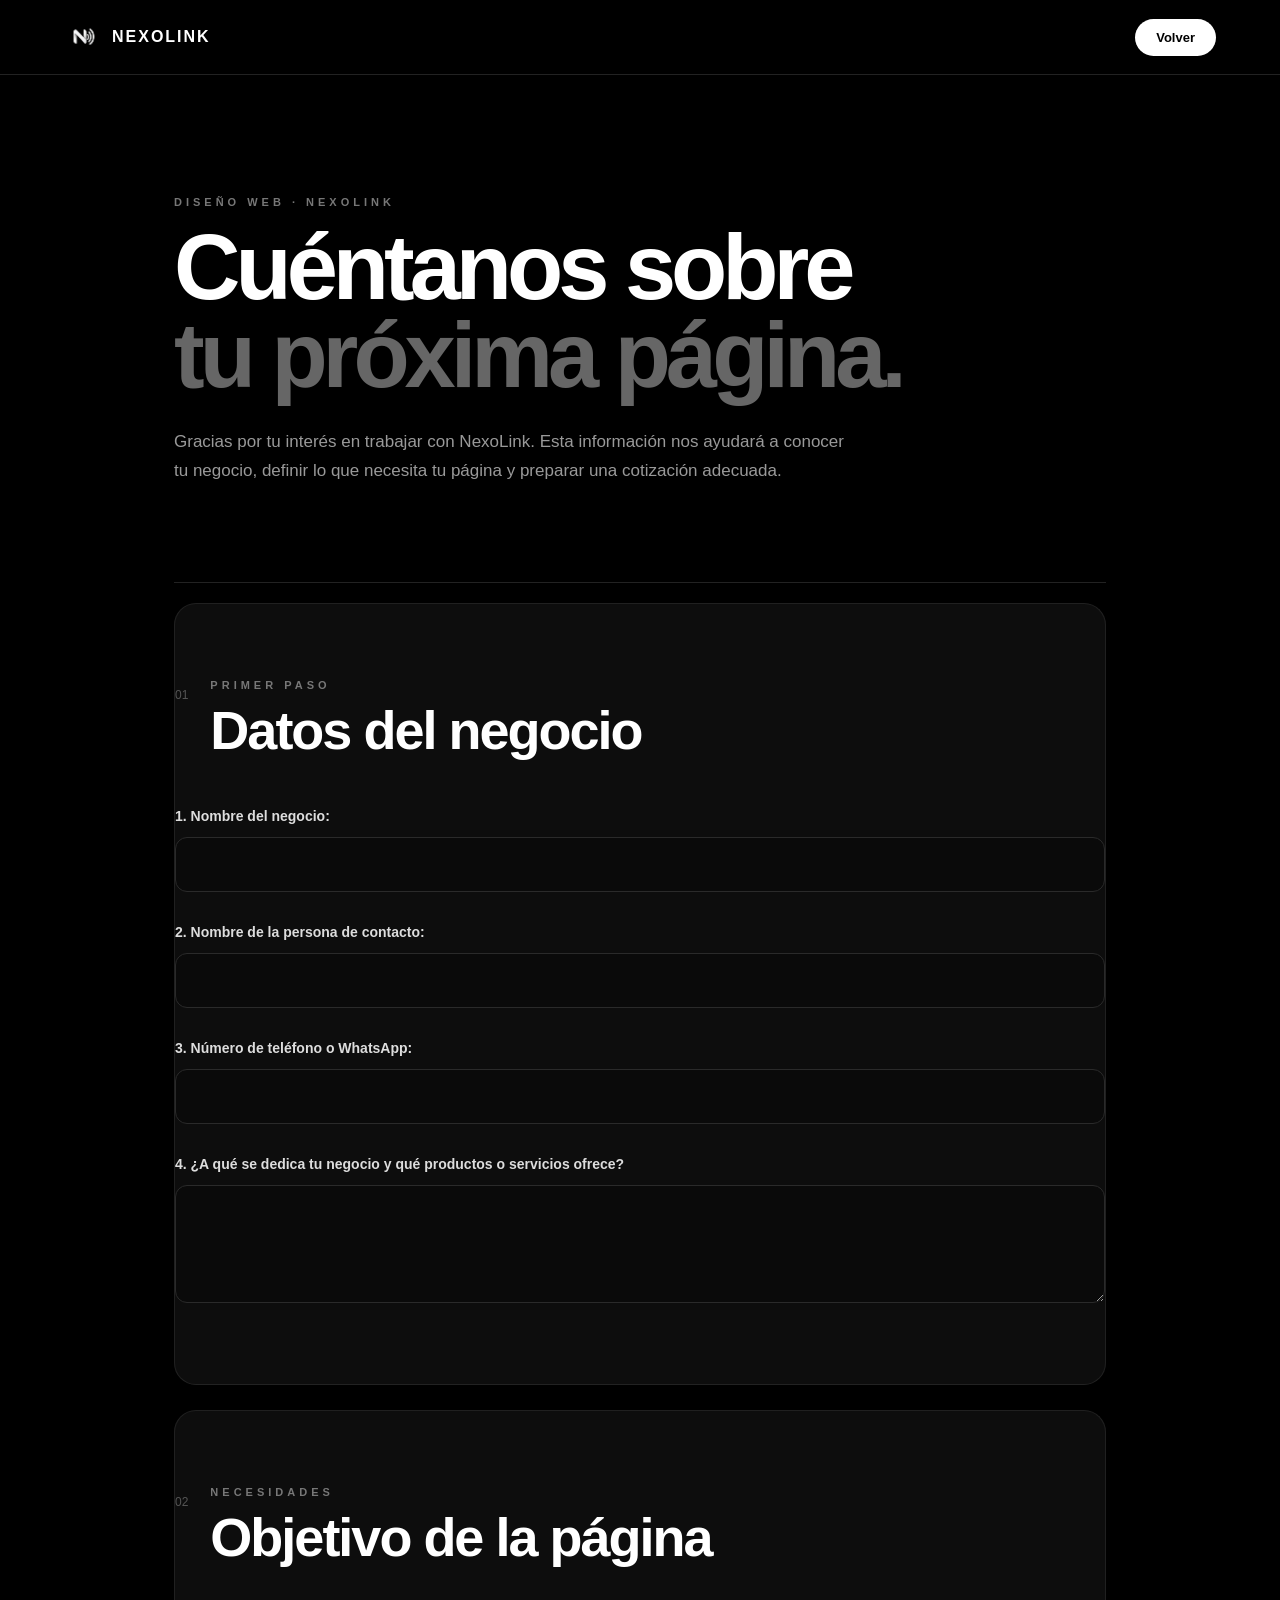
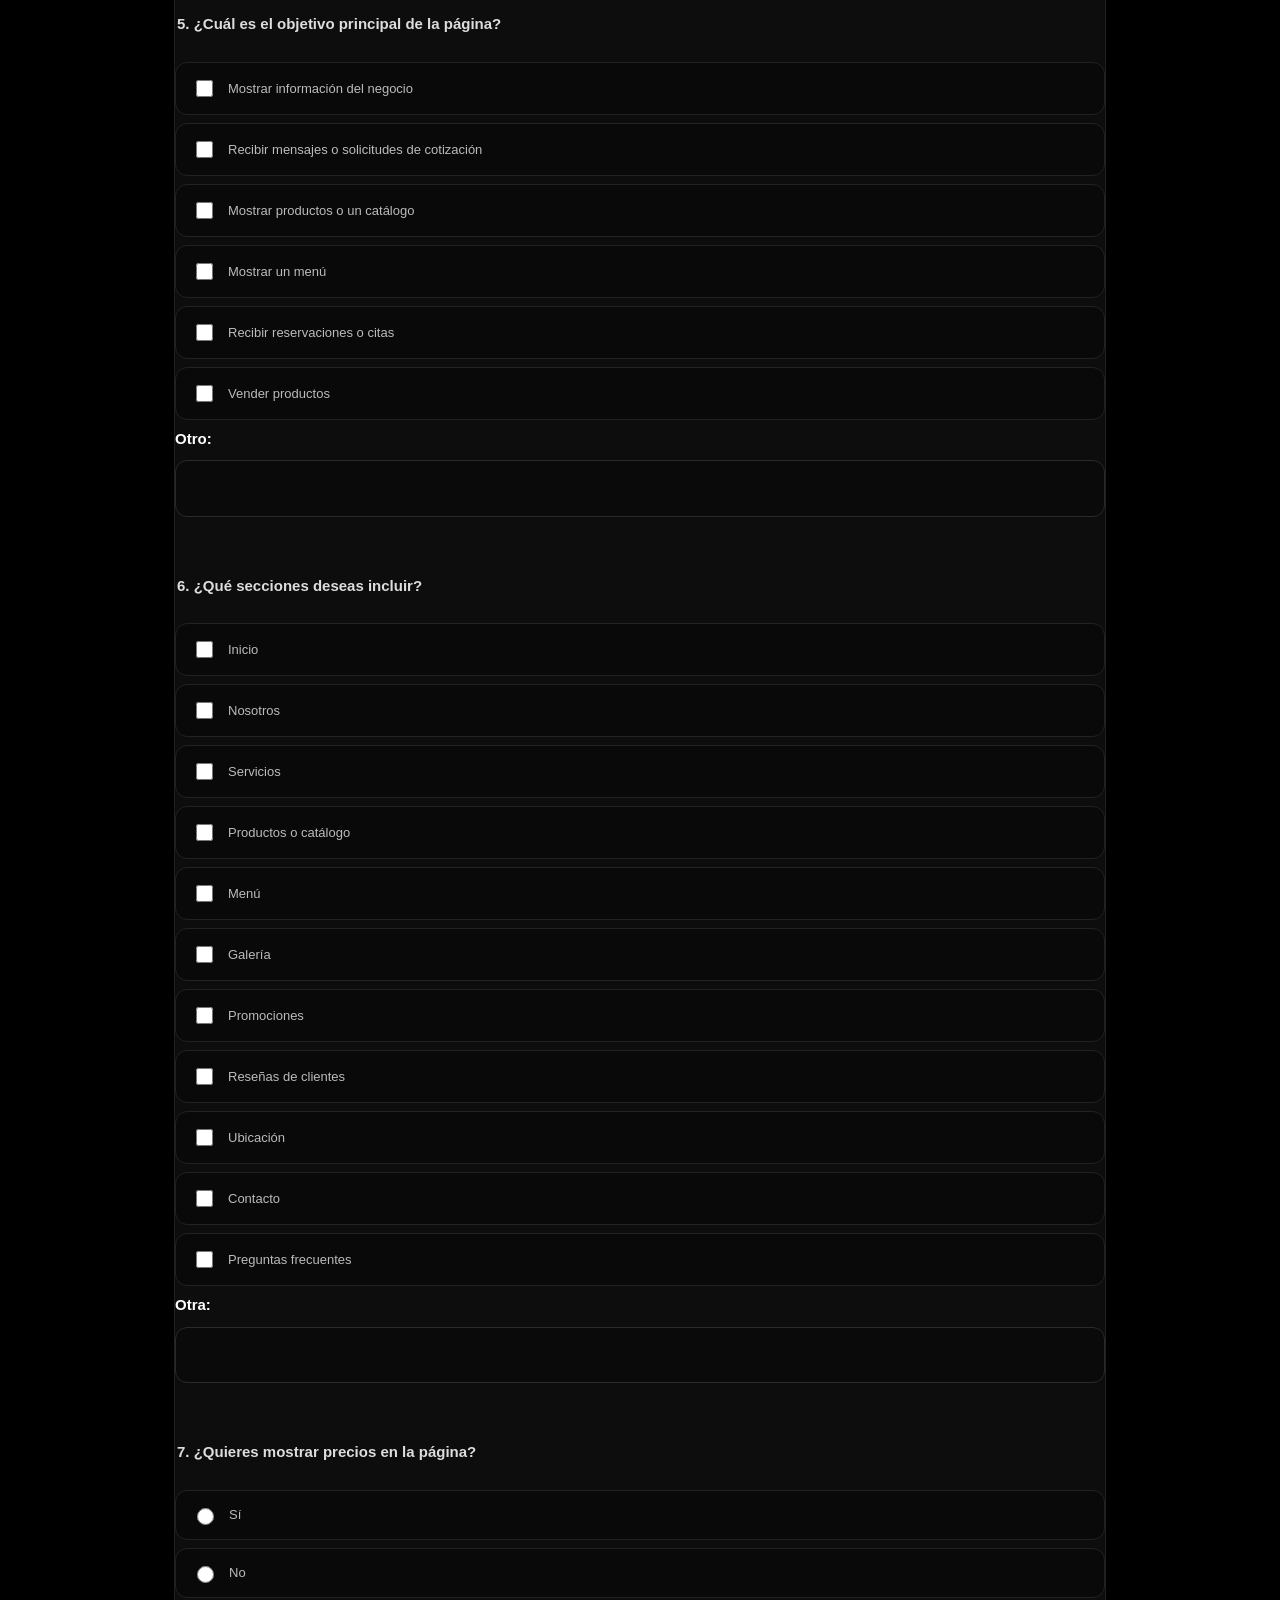
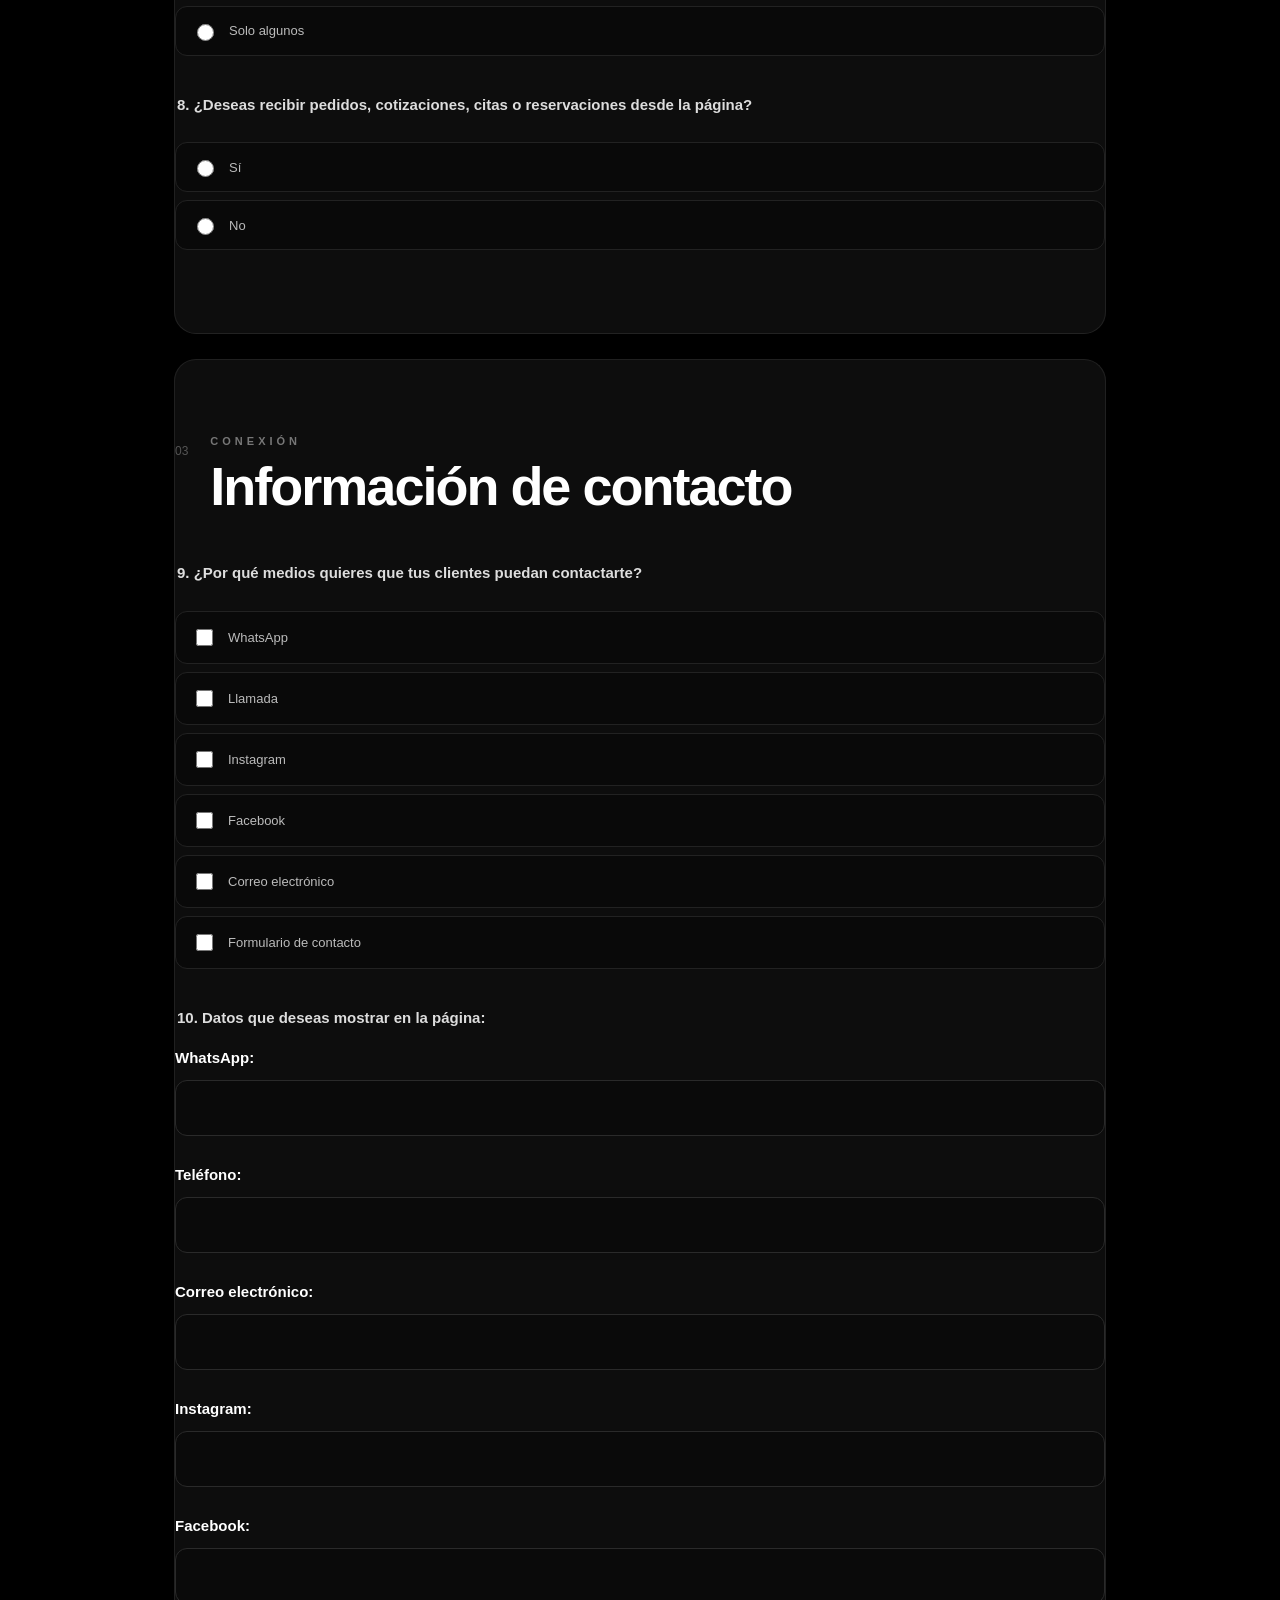
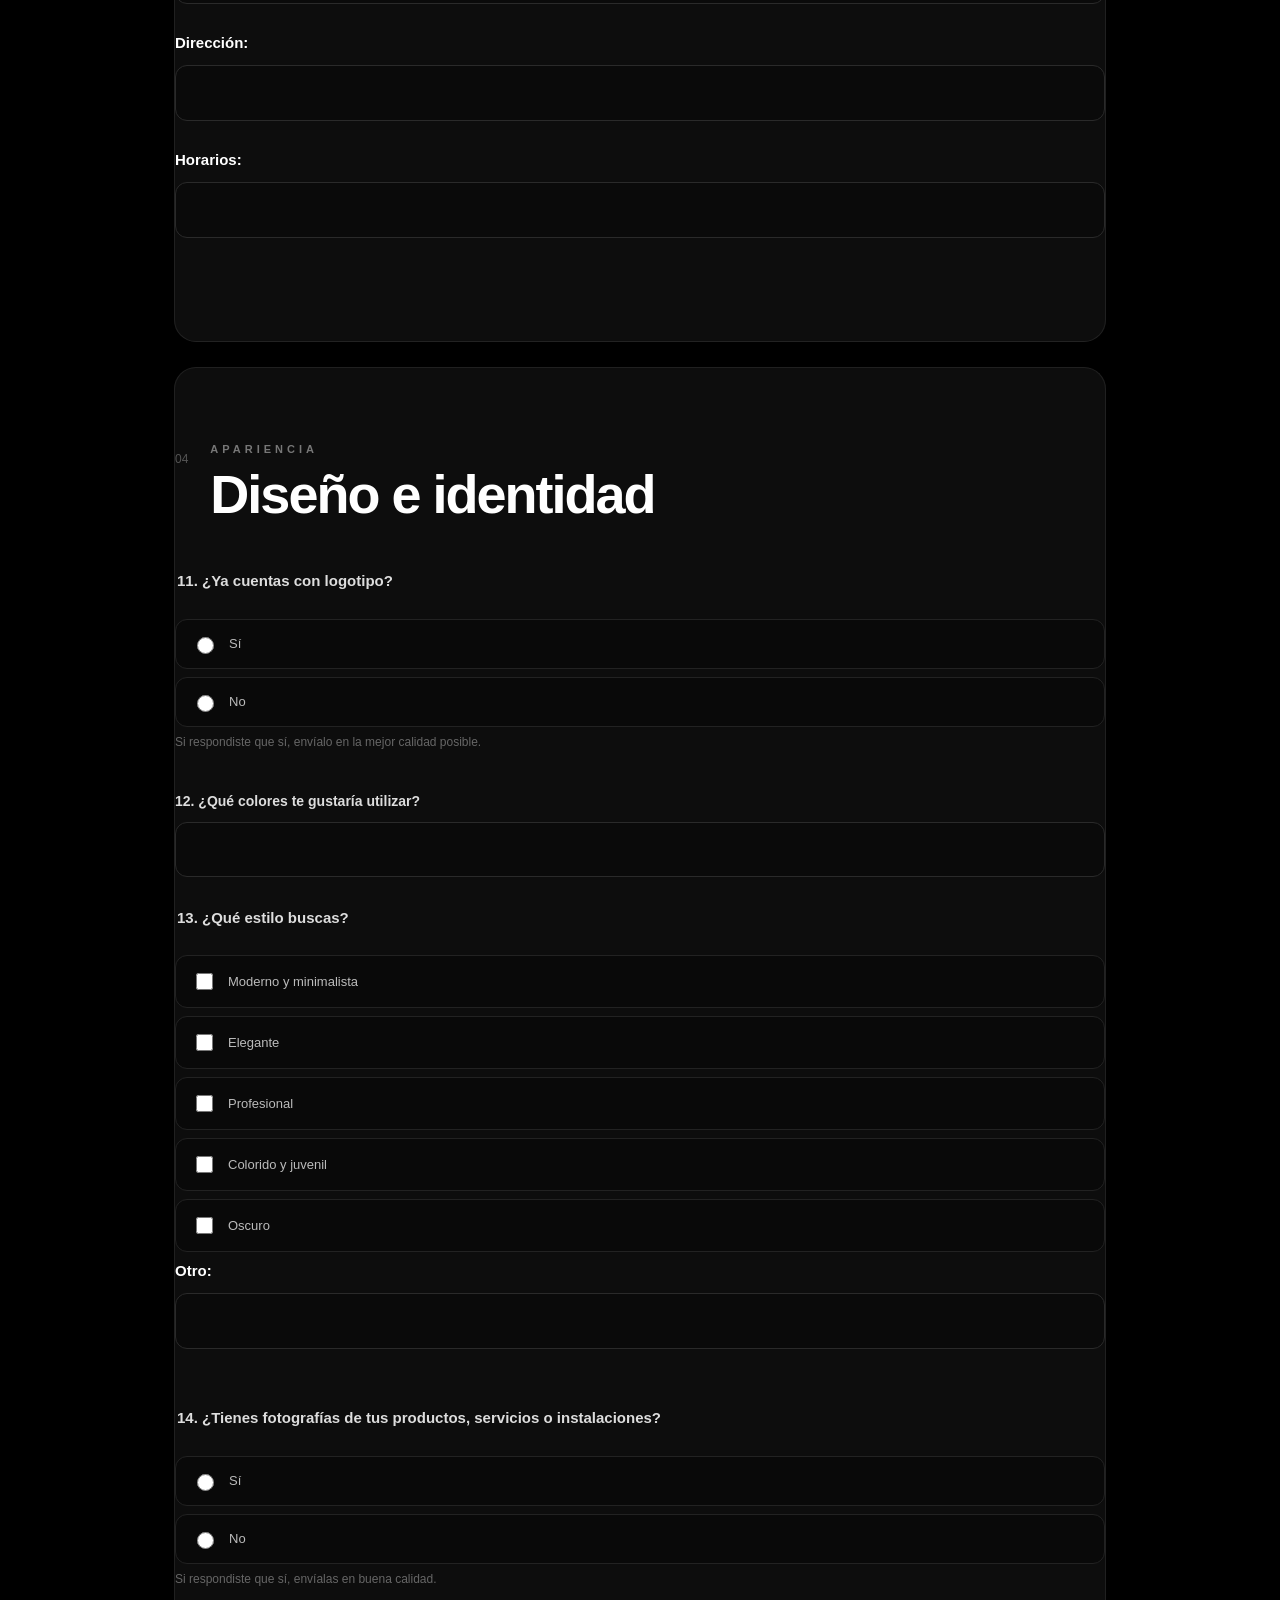
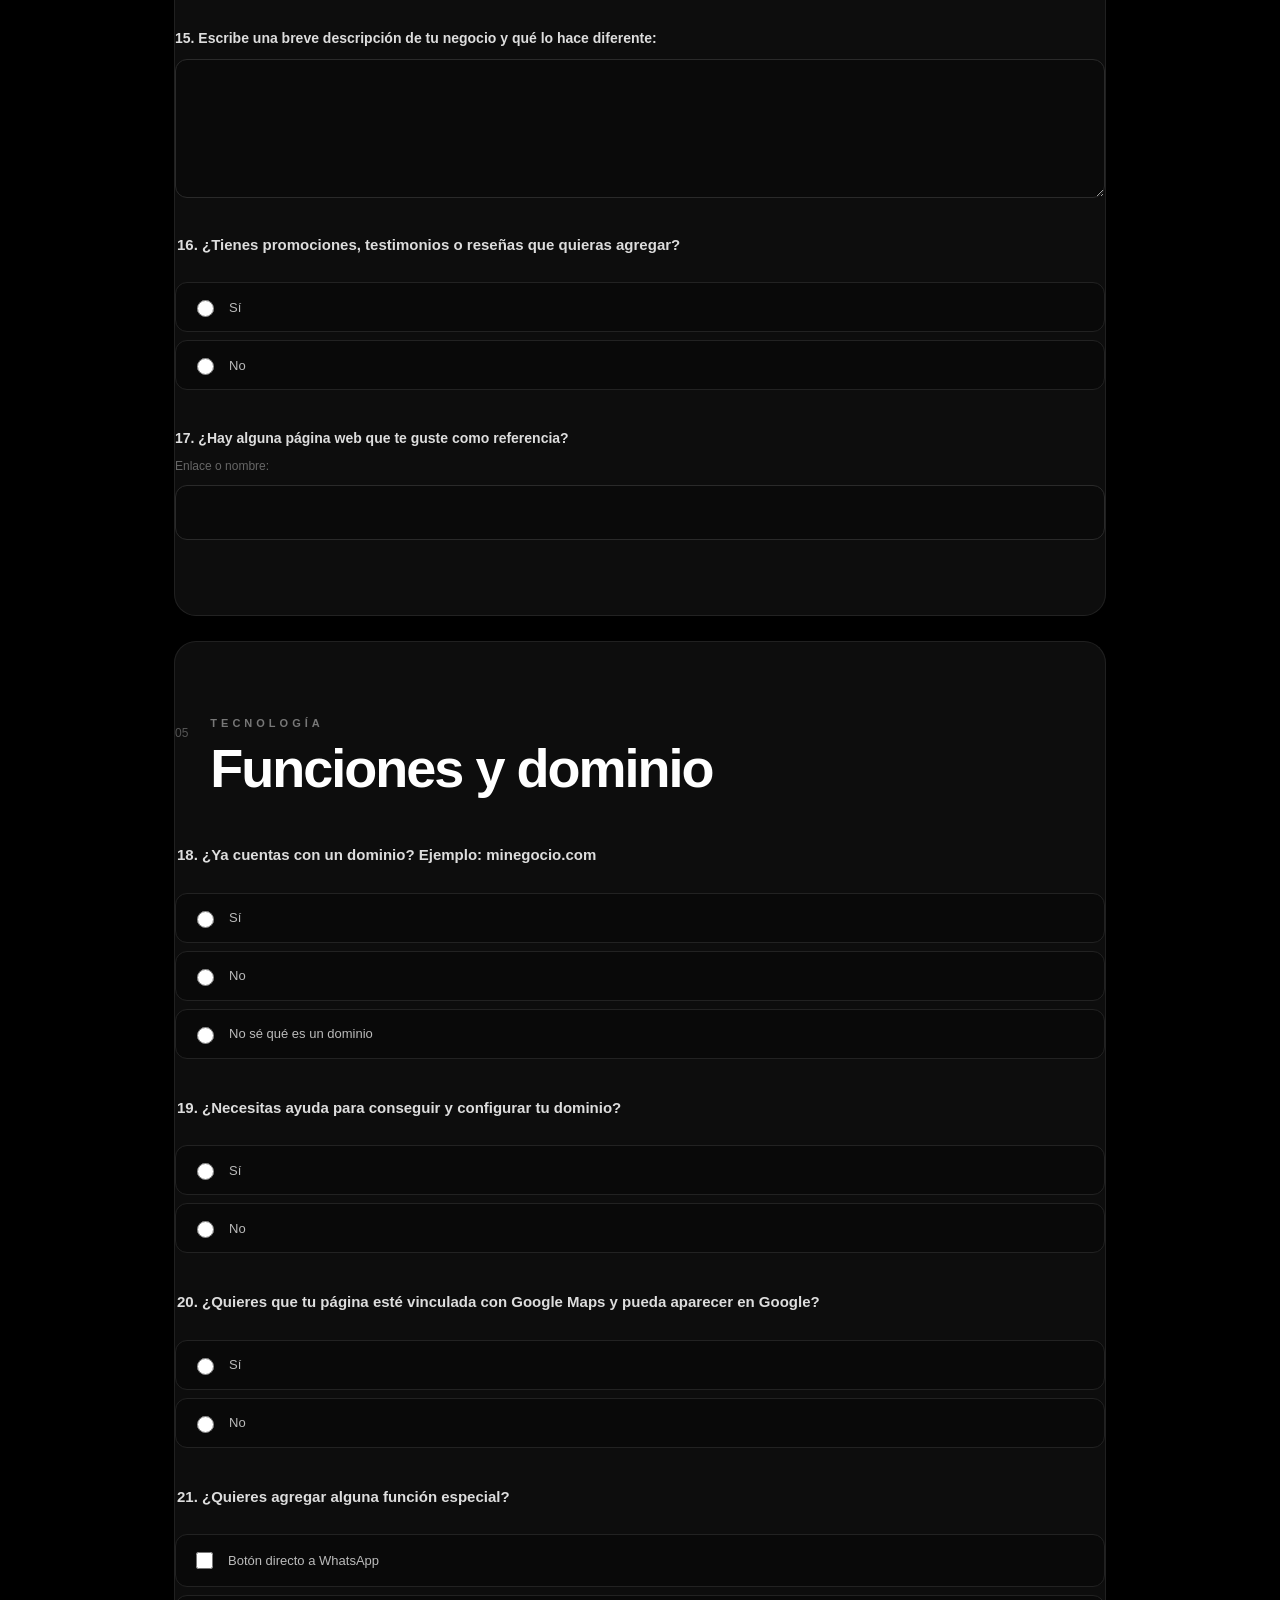
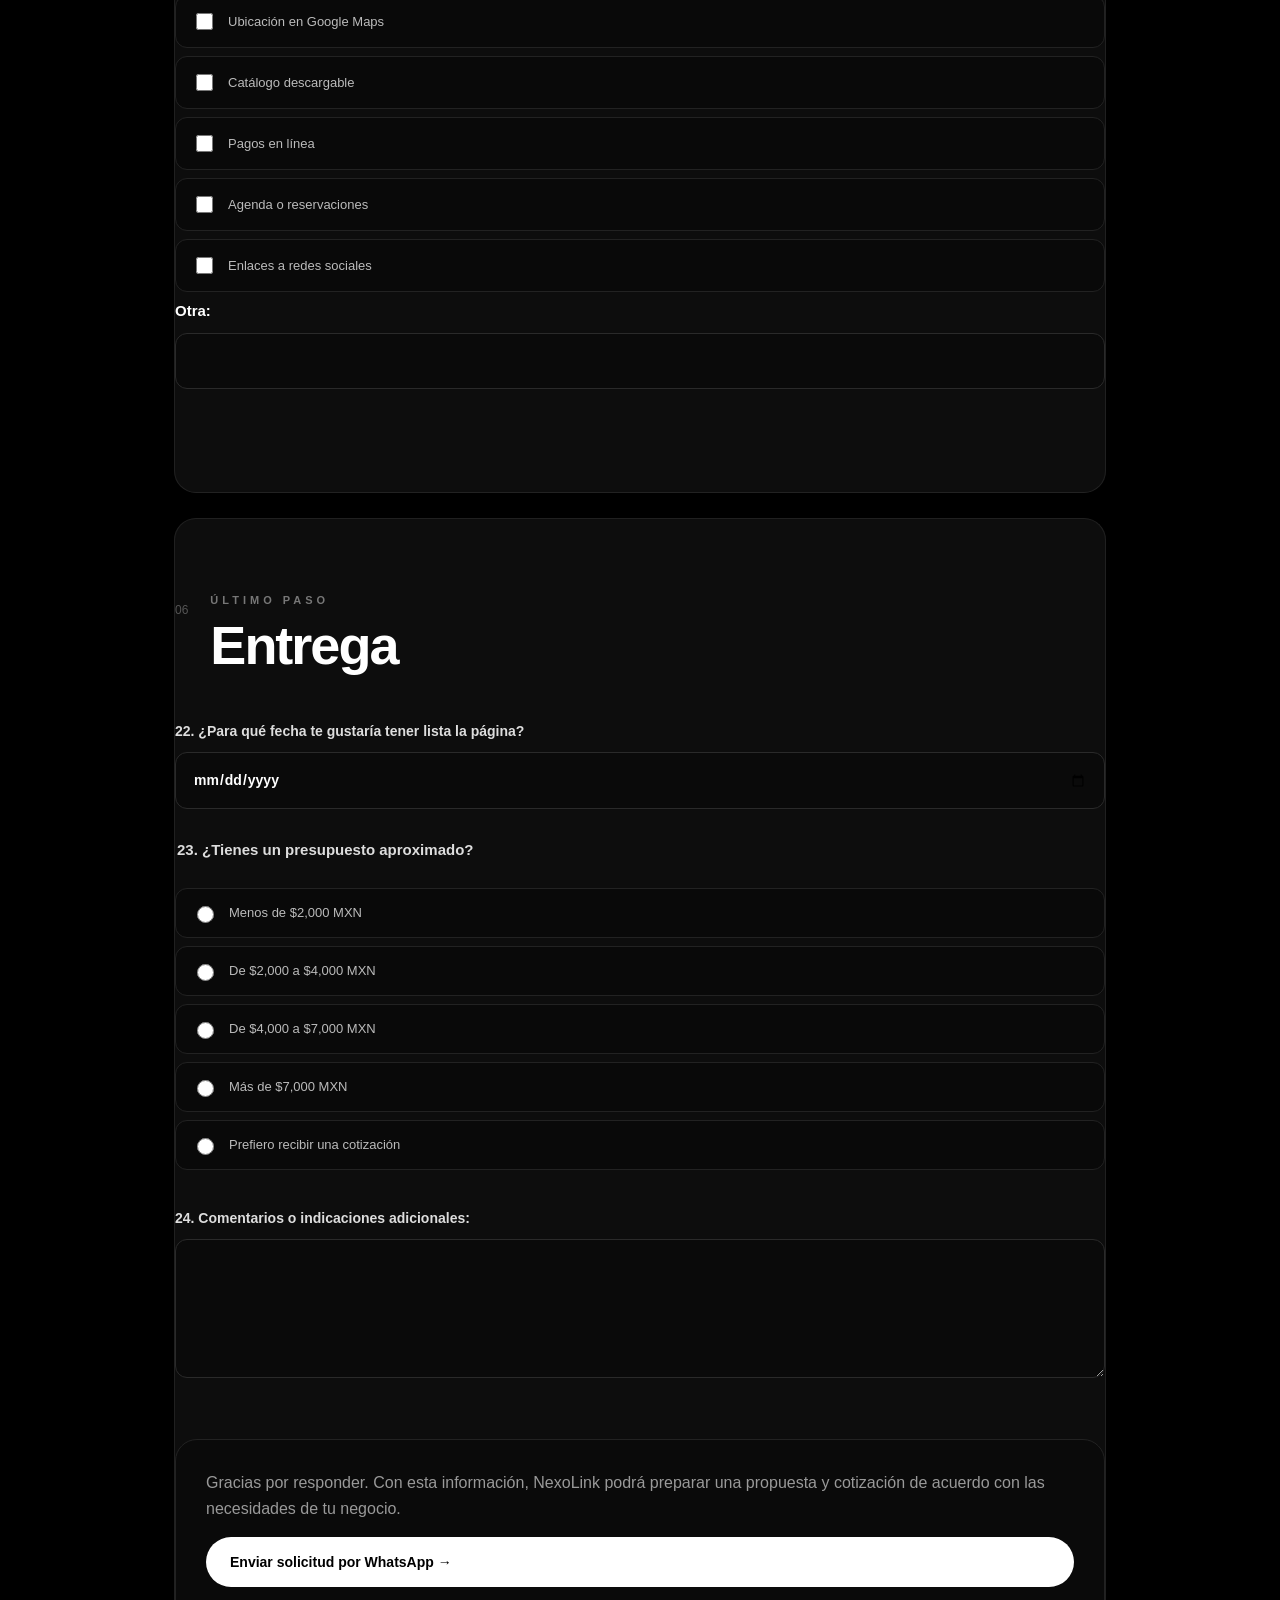
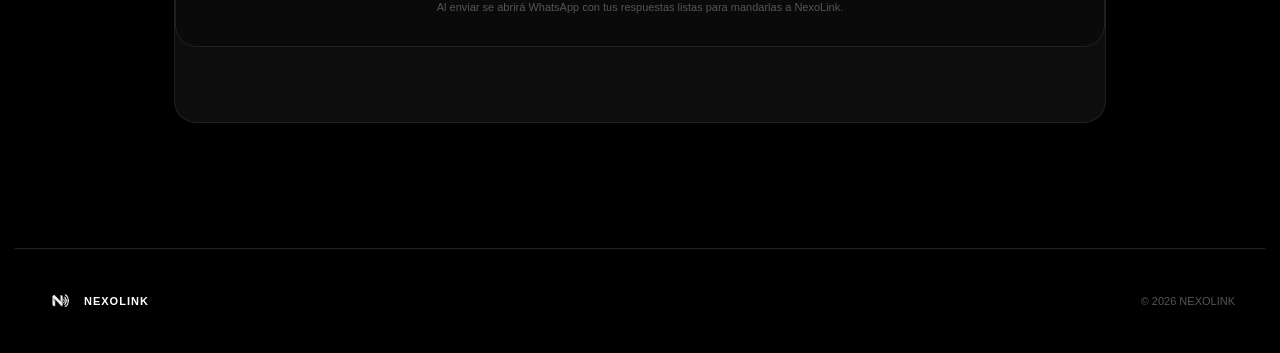
<file: solicitud.html>
<!DOCTYPE html>
<html lang="es">
<head>
<meta charset="UTF-8"><meta name="viewport" content="width=device-width,initial-scale=1.0">
<title>Solicita tu página web | NEXOLINK</title>
<meta name="description" content="Cuestionario de NEXOLINK para solicitar una página web.">
<link rel="stylesheet" href="style.css"><link rel="stylesheet" href="solicitud.css">
</head>
<body>
<header class="header scrolled"><a href="index.html" class="brand"><img src="logo.jpg" alt="Logo NEXOLINK"><span>NEXOLINK</span></a><a class="nav-button" href="index.html">Volver</a></header>
<main class="form-page">
<section class="form-hero"><p class="etiqueta">DISEÑO WEB · NEXOLINK</p><h1>Cuéntanos sobre<br><span>tu próxima página.</span></h1><p>Gracias por tu interés en trabajar con NexoLink. Esta información nos ayudará a conocer tu negocio, definir lo que necesita tu página y preparar una cotización adecuada.</p></section>
<form id="webRequest" class="nexo-form">
<section class="form-section"><div class="form-section-head"><span>01</span><div><p class="etiqueta">PRIMER PASO</p><h2>Datos del negocio</h2></div></div>
<label>1. Nombre del negocio:<input name="Nombre del negocio" required></label>
<label>2. Nombre de la persona de contacto:<input name="Persona de contacto" required></label>
<label>3. Número de teléfono o WhatsApp:<input name="Teléfono o WhatsApp" type="tel" required></label>
<label>4. ¿A qué se dedica tu negocio y qué productos o servicios ofrece?<textarea name="Actividad del negocio" rows="4" required></textarea></label></section>

<section class="form-section"><div class="form-section-head"><span>02</span><div><p class="etiqueta">NECESIDADES</p><h2>Objetivo de la página</h2></div></div>
<fieldset><legend>5. ¿Cuál es el objetivo principal de la página?</legend>
<label class="choice"><input type="checkbox" name="Objetivo" value="Mostrar información del negocio">Mostrar información del negocio</label><label class="choice"><input type="checkbox" name="Objetivo" value="Recibir mensajes o solicitudes de cotización">Recibir mensajes o solicitudes de cotización</label><label class="choice"><input type="checkbox" name="Objetivo" value="Mostrar productos o un catálogo">Mostrar productos o un catálogo</label><label class="choice"><input type="checkbox" name="Objetivo" value="Mostrar un menú">Mostrar un menú</label><label class="choice"><input type="checkbox" name="Objetivo" value="Recibir reservaciones o citas">Recibir reservaciones o citas</label><label class="choice"><input type="checkbox" name="Objetivo" value="Vender productos">Vender productos</label><label>Otro:<input name="Objetivo - otro"></label></fieldset>
<fieldset><legend>6. ¿Qué secciones deseas incluir?</legend>
<label class="choice"><input type="checkbox" name="Secciones" value="Inicio">Inicio</label><label class="choice"><input type="checkbox" name="Secciones" value="Nosotros">Nosotros</label><label class="choice"><input type="checkbox" name="Secciones" value="Servicios">Servicios</label><label class="choice"><input type="checkbox" name="Secciones" value="Productos o catálogo">Productos o catálogo</label><label class="choice"><input type="checkbox" name="Secciones" value="Menú">Menú</label><label class="choice"><input type="checkbox" name="Secciones" value="Galería">Galería</label><label class="choice"><input type="checkbox" name="Secciones" value="Promociones">Promociones</label><label class="choice"><input type="checkbox" name="Secciones" value="Reseñas de clientes">Reseñas de clientes</label><label class="choice"><input type="checkbox" name="Secciones" value="Ubicación">Ubicación</label><label class="choice"><input type="checkbox" name="Secciones" value="Contacto">Contacto</label><label class="choice"><input type="checkbox" name="Secciones" value="Preguntas frecuentes">Preguntas frecuentes</label><label>Otra:<input name="Secciones - otra"></label></fieldset>
<fieldset><legend>7. ¿Quieres mostrar precios en la página?</legend><label class="choice"><input type="radio" name="Mostrar precios" value="Sí">Sí</label><label class="choice"><input type="radio" name="Mostrar precios" value="No">No</label><label class="choice"><input type="radio" name="Mostrar precios" value="Solo algunos">Solo algunos</label></fieldset>
<fieldset><legend>8. ¿Deseas recibir pedidos, cotizaciones, citas o reservaciones desde la página?</legend><label class="choice"><input type="radio" name="Recibir solicitudes" value="Sí">Sí</label><label class="choice"><input type="radio" name="Recibir solicitudes" value="No">No</label></fieldset></section>

<section class="form-section"><div class="form-section-head"><span>03</span><div><p class="etiqueta">CONEXIÓN</p><h2>Información de contacto</h2></div></div>
<fieldset><legend>9. ¿Por qué medios quieres que tus clientes puedan contactarte?</legend><label class="choice"><input type="checkbox" name="Medios de contacto" value="WhatsApp">WhatsApp</label><label class="choice"><input type="checkbox" name="Medios de contacto" value="Llamada">Llamada</label><label class="choice"><input type="checkbox" name="Medios de contacto" value="Instagram">Instagram</label><label class="choice"><input type="checkbox" name="Medios de contacto" value="Facebook">Facebook</label><label class="choice"><input type="checkbox" name="Medios de contacto" value="Correo electrónico">Correo electrónico</label><label class="choice"><input type="checkbox" name="Medios de contacto" value="Formulario de contacto">Formulario de contacto</label></fieldset>
<fieldset><legend>10. Datos que deseas mostrar en la página:</legend><label>WhatsApp:<input name="Dato WhatsApp"></label><label>Teléfono:<input name="Dato Teléfono"></label><label>Correo electrónico:<input name="Dato Correo electrónico"></label><label>Instagram:<input name="Dato Instagram"></label><label>Facebook:<input name="Dato Facebook"></label><label>Dirección:<input name="Dato Dirección"></label><label>Horarios:<input name="Dato Horarios"></label></fieldset></section>

<section class="form-section"><div class="form-section-head"><span>04</span><div><p class="etiqueta">APARIENCIA</p><h2>Diseño e identidad</h2></div></div>
<fieldset><legend>11. ¿Ya cuentas con logotipo?</legend><label class="choice"><input type="radio" name="Cuenta con logotipo" value="Sí">Sí</label><label class="choice"><input type="radio" name="Cuenta con logotipo" value="No">No</label><p class="hint">Si respondiste que sí, envíalo en la mejor calidad posible.</p></fieldset>
<label>12. ¿Qué colores te gustaría utilizar?<input name="Colores"></label>
<fieldset><legend>13. ¿Qué estilo buscas?</legend><label class="choice"><input type="checkbox" name="Estilo" value="Moderno y minimalista">Moderno y minimalista</label><label class="choice"><input type="checkbox" name="Estilo" value="Elegante">Elegante</label><label class="choice"><input type="checkbox" name="Estilo" value="Profesional">Profesional</label><label class="choice"><input type="checkbox" name="Estilo" value="Colorido y juvenil">Colorido y juvenil</label><label class="choice"><input type="checkbox" name="Estilo" value="Oscuro">Oscuro</label><label>Otro:<input name="Estilo - otro"></label></fieldset>
<fieldset><legend>14. ¿Tienes fotografías de tus productos, servicios o instalaciones?</legend><label class="choice"><input type="radio" name="Tiene fotografías" value="Sí">Sí</label><label class="choice"><input type="radio" name="Tiene fotografías" value="No">No</label><p class="hint">Si respondiste que sí, envíalas en buena calidad.</p></fieldset>
<label>15. Escribe una breve descripción de tu negocio y qué lo hace diferente:<textarea name="Descripción del negocio" rows="5"></textarea></label>
<fieldset><legend>16. ¿Tienes promociones, testimonios o reseñas que quieras agregar?</legend><label class="choice"><input type="radio" name="Promociones o reseñas" value="Sí">Sí</label><label class="choice"><input type="radio" name="Promociones o reseñas" value="No">No</label></fieldset>
<label>17. ¿Hay alguna página web que te guste como referencia?<span class="hint">Enlace o nombre:</span><input name="Página de referencia"></label></section>

<section class="form-section"><div class="form-section-head"><span>05</span><div><p class="etiqueta">TECNOLOGÍA</p><h2>Funciones y dominio</h2></div></div>
<fieldset><legend>18. ¿Ya cuentas con un dominio? Ejemplo: minegocio.com</legend><label class="choice"><input type="radio" name="Cuenta con dominio" value="Sí">Sí</label><label class="choice"><input type="radio" name="Cuenta con dominio" value="No">No</label><label class="choice"><input type="radio" name="Cuenta con dominio" value="No sé qué es un dominio">No sé qué es un dominio</label></fieldset>
<fieldset><legend>19. ¿Necesitas ayuda para conseguir y configurar tu dominio?</legend><label class="choice"><input type="radio" name="Ayuda con dominio" value="Sí">Sí</label><label class="choice"><input type="radio" name="Ayuda con dominio" value="No">No</label></fieldset>
<fieldset><legend>20. ¿Quieres que tu página esté vinculada con Google Maps y pueda aparecer en Google?</legend><label class="choice"><input type="radio" name="Google Maps y Google" value="Sí">Sí</label><label class="choice"><input type="radio" name="Google Maps y Google" value="No">No</label></fieldset>
<fieldset><legend>21. ¿Quieres agregar alguna función especial?</legend><label class="choice"><input type="checkbox" name="Funciones especiales" value="Botón directo a WhatsApp">Botón directo a WhatsApp</label><label class="choice"><input type="checkbox" name="Funciones especiales" value="Ubicación en Google Maps">Ubicación en Google Maps</label><label class="choice"><input type="checkbox" name="Funciones especiales" value="Catálogo descargable">Catálogo descargable</label><label class="choice"><input type="checkbox" name="Funciones especiales" value="Pagos en línea">Pagos en línea</label><label class="choice"><input type="checkbox" name="Funciones especiales" value="Agenda o reservaciones">Agenda o reservaciones</label><label class="choice"><input type="checkbox" name="Funciones especiales" value="Enlaces a redes sociales">Enlaces a redes sociales</label><label>Otra:<input name="Función especial - otra"></label></fieldset></section>

<section class="form-section"><div class="form-section-head"><span>06</span><div><p class="etiqueta">ÚLTIMO PASO</p><h2>Entrega</h2></div></div>
<label>22. ¿Para qué fecha te gustaría tener lista la página?<input name="Fecha deseada" type="date"></label>
<fieldset><legend>23. ¿Tienes un presupuesto aproximado?</legend><label class="choice"><input type="radio" name="Presupuesto" value="Menos de $2,000 MXN">Menos de $2,000 MXN</label><label class="choice"><input type="radio" name="Presupuesto" value="De $2,000 a $4,000 MXN">De $2,000 a $4,000 MXN</label><label class="choice"><input type="radio" name="Presupuesto" value="De $4,000 a $7,000 MXN">De $4,000 a $7,000 MXN</label><label class="choice"><input type="radio" name="Presupuesto" value="Más de $7,000 MXN">Más de $7,000 MXN</label><label class="choice"><input type="radio" name="Presupuesto" value="Prefiero recibir una cotización">Prefiero recibir una cotización</label></fieldset>
<label>24. Comentarios o indicaciones adicionales:<textarea name="Comentarios adicionales" rows="5"></textarea></label>
<div class="form-finish"><p>Gracias por responder. Con esta información, NexoLink podrá preparar una propuesta y cotización de acuerdo con las necesidades de tu negocio.</p><button type="submit" class="submit-button">Enviar solicitud por WhatsApp →</button><small>Al enviar se abrirá WhatsApp con tus respuestas listas para mandarlas a NexoLink.</small></div></section>
</form></main>
<footer><div><img src="logo.jpg" alt="NEXOLINK"><strong>NEXOLINK</strong></div><p>© 2026 NEXOLINK</p></footer>
<script>
document.getElementById("webRequest").addEventListener("submit",function(e){e.preventDefault();const data=new FormData(this);const grouped={};for(const [k,v] of data.entries()){if(!v)continue;(grouped[k]??=[]).push(v)}let msg="Hola NEXOLINK, quiero solicitar una página web.\n\n";for(const [k,v] of Object.entries(grouped))msg+="*"+k+":* "+v.join(", ")+"\n";window.open("https://wa.me/528715797903?text="+encodeURIComponent(msg),"_blank")});
</script></body></html>
</file>
<file: style.css>
:root {
    --black: #000000;
    --white: #ffffff;
    --gray: #888888;
    --dark: #0a0a0a;
    --dark-2: #101010;
    --border: #222222;
}


/* =========================
   GENERAL
========================= */

* {
    box-sizing: border-box;
}

html {
    scroll-behavior: smooth;
}

body {
    margin: 0;
    background: var(--black);
    color: var(--white);
    font-family: Arial, Helvetica, sans-serif;
    overflow-x: hidden;
}

body.form-open {
    overflow: hidden;
}

a {
    color: inherit;
}


/* =========================
   NAVEGACIÓN
========================= */

.header {
    position: fixed;
    top: 0;
    left: 0;

    width: 100%;
    height: 75px;

    display: flex;
    align-items: center;
    justify-content: space-between;

    padding: 0 5%;

    z-index: 1000;

    transition: 0.3s;
}

.header.scrolled {
    background: rgba(0, 0, 0, 0.88);
    backdrop-filter: blur(18px);
    border-bottom: 1px solid var(--border);
}

.brand {
    display: flex;
    align-items: center;

    gap: 10px;

    text-decoration: none;

    font-weight: 800;
    letter-spacing: 2px;
}

.brand img {
    width: 38px;
    height: 38px;

    object-fit: cover;

    border-radius: 9px;
}

.header nav {
    display: flex;
    gap: 30px;
}

.header nav a {
    text-decoration: none;

    color: #999;

    font-size: 13px;

    transition: 0.25s;
}

.header nav a:hover {
    color: white;
}

.nav-button {
    background: white;
    color: black;

    text-decoration: none;

    padding: 11px 21px;

    border-radius: 100px;

    font-size: 13px;
    font-weight: 700;
}


/* =========================
   PORTADA
========================= */

.hero {
    min-height: 100vh;

    display: flex;
    flex-direction: column;
    justify-content: center;
    align-items: center;

    position: relative;

    padding: 130px 25px 90px;

    text-align: center;

    overflow: hidden;
}

.glow {
    position: absolute;

    width: 700px;
    height: 700px;

    background:
        radial-gradient(
            circle,
            rgba(255, 255, 255, 0.09),
            transparent 65%
        );

    pointer-events: none;
}

.hero-logo {
    width: 115px;
    height: 115px;

    object-fit: cover;

    border-radius: 25px;

    margin-bottom: 32px;

    position: relative;
}

.etiqueta {
    color: #777;

    font-size: 11px;
    font-weight: 700;

    letter-spacing: 4px;
}

.hero h1 {
    max-width: 1000px;

    margin: 15px 0 30px;

    font-size: clamp(58px, 8vw, 110px);

    line-height: 0.95;
    letter-spacing: -6px;
}

.hero h1 span {
    display: block;
    color: #666;
}

.hero-description {
    max-width: 680px;

    margin: 0 0 35px;

    color: #999;

    font-size: 18px;
    line-height: 1.7;
}

.hero-buttons {
    display: flex;
    justify-content: center;
    flex-wrap: wrap;

    gap: 12px;
}

.button {
    padding: 15px 27px;

    border-radius: 100px;

    text-decoration: none;

    font-size: 13px;
    font-weight: 700;

    transition: 0.3s;
}

.button:hover {
    transform: translateY(-3px);
}

.white {
    background: white;
    color: black;
}

.white:hover {
    background: #dedede;
}

.outline {
    border: 1px solid #444;
}

.outline:hover {
    border-color: white;
}

.location {
    position: absolute;

    bottom: 28px;

    color: #555;

    font-size: 12px;
}


/* =========================
   SECCIONES
========================= */

.section {
    max-width: 1250px;

    margin: auto;

    padding: 140px 30px;
}

.section-title {
    max-width: 850px;

    margin-bottom: 70px;
}

.section-title h2,
.contact h2 {
    margin: 16px 0 25px;

    font-size: clamp(48px, 7vw, 85px);

    line-height: 1;
    letter-spacing: -5px;
}

.section-title h2 span,
.contact h2 span {
    display: block;
    color: #666;
}

.section-title > p:last-child {
    max-width: 600px;

    color: #888;

    font-size: 17px;
    line-height: 1.6;
}


/* =========================
   SERVICIOS
========================= */

.services {
    display: grid;

    grid-template-columns:
        repeat(3, 1fr);

    gap: 14px;
}

.service {
    min-height: 405px;

    padding: 30px;

    display: flex;
    flex-direction: column;

    position: relative;

    overflow: hidden;

    background: var(--dark);

    border: 1px solid var(--border);
    border-radius: 25px;

    opacity: 0;

    transform: translateY(25px);

    transition:
        opacity 0.6s,
        transform 0.6s,
        border-color 0.3s,
        background 0.3s;
}

.service::before {
    content: "";

    position: absolute;

    width: 150px;
    height: 150px;

    left: -60px;
    top: -70px;

    background:
        radial-gradient(
            circle,
            rgba(255, 255, 255, 0.06),
            transparent 70%
        );

    pointer-events: none;
}

.service.visible {
    opacity: 1;
    transform: translateY(0);
}

.service:hover {
    background: #101010;

    border-color: #555;

    transform: translateY(-4px);
}

.number {
    color: #444;

    font-size: 12px;

    margin-bottom: 34px;
}


/* ICONOS NUEVOS */

.service-icon {
    width: 58px;
    height: 58px;

    display: flex;
    align-items: center;
    justify-content: center;

    margin-bottom: 23px;

    background:
        linear-gradient(
            145deg,
            #ffffff,
            #d7d7d7
        );

    color: black;

    border-radius: 17px;

    box-shadow:
        0 10px 35px
        rgba(255, 255, 255, 0.08);

    transition:
        transform 0.3s,
        box-shadow 0.3s;
}

.service:hover .service-icon {
    transform:
        translateY(-3px)
        rotate(-2deg);

    box-shadow:
        0 15px 45px
        rgba(255, 255, 255, 0.13);
}

.service-icon svg {
    width: 27px;
    height: 27px;

    fill: none;

    stroke: currentColor;

    stroke-width: 1.7;

    stroke-linecap: round;
    stroke-linejoin: round;
}

.service:first-child .service-icon svg {
    fill: none;
}

.service h3 {
    margin: 0 0 13px;

    font-size: 24px;
}

.service p {
    margin: 0;

    color: #888;

    line-height: 1.6;
}

.service > a,
.service-link {
    margin-top: auto;

    padding-top: 30px;

    text-decoration: none;

    color: white;

    font-family: inherit;

    font-size: 13px;
    font-weight: 700;
}

.service-link {
    display: block;

    width: fit-content;

    padding-left: 0;
    padding-right: 0;
    padding-bottom: 0;

    background: none;

    border: none;

    cursor: pointer;
}

.service > a:hover,
.service-link:hover {
    color: #aaa;
}


/* =========================
   CÓMO FUNCIONA
========================= */

.how {
    background: white;
    color: black;
}

.how-container {
    max-width: 1250px;

    margin: auto;

    padding: 140px 30px;
}

.dark-title h2 span {
    color: #aaa;
}

.steps {
    display: grid;

    grid-template-columns:
        repeat(3, 1fr);

    border-top:
        1px solid #ddd;
}

.steps article {
    padding: 40px 45px 20px 0;

    opacity: 0;

    transform: translateY(25px);

    transition: 0.6s;
}

.steps article.visible {
    opacity: 1;
    transform: translateY(0);
}

.steps span {
    color: #aaa;

    font-size: 12px;
}

.steps h3 {
    margin-top: 25px;

    font-size: 24px;
}

.steps p {
    color: #666;

    line-height: 1.6;
}


/* =========================
   PROYECTOS
========================= */

.projects {
    display: grid;

    grid-template-columns:
        repeat(3, 1fr);

    gap: 16px;
}

.project {
    overflow: hidden;

    background: #090909;

    border:
        1px solid var(--border);

    border-radius: 24px;

    opacity: 0;

    transform: translateY(30px);

    transition: 0.6s;
}

.project.visible {
    opacity: 1;

    transform: translateY(0);
}

.project img {
    display: block;

    width: 100%;

    aspect-ratio: 1 / 1;

    object-fit: cover;

    transition: transform 0.5s;
}

.project:hover img {
    transform: scale(1.04);
}

.project-data {
    min-height: 100px;

    padding: 22px;

    display: flex;

    justify-content:
        space-between;

    align-items: flex-end;
}

.project-data small {
    color: #666;

    font-size: 10px;

    letter-spacing: 2px;
}

.project-data h3 {
    margin: 7px 0 0;

    font-size: 23px;
}

.project-data > span {
    color: #666;

    font-size: 11px;
}


/* =========================
   CONTACTO
========================= */

.contact {
    min-height: 85vh;

    padding: 120px 25px;

    display: flex;

    flex-direction: column;

    justify-content: center;

    align-items: center;

    text-align: center;
}

.contact-logo {
    width: 85px;
    height: 85px;

    object-fit: cover;

    border-radius: 20px;

    margin-bottom: 30px;
}

.contact h2 {
    max-width: 900px;
}

.contact > p:not(.etiqueta):not(.contact-location) {
    max-width: 560px;

    margin: 0 0 35px;

    color: #888;

    font-size: 17px;

    line-height: 1.6;
}

.social-links {
    margin-top: 35px;

    display: flex;

    justify-content: center;

    flex-wrap: wrap;

    gap: 30px;
}

.social-links a {
    color: #777;

    text-decoration: none;

    font-size: 13px;

    transition: 0.25s;
}

.social-links a:hover {
    color: white;
}

.contact-location {
    margin-top: 30px;

    color: #444;

    font-size: 12px;
}


/* =========================
   FOOTER
========================= */

footer {
    max-width: 1250px;

    margin: auto;

    padding: 35px 30px;

    border-top:
        1px solid var(--border);

    display: flex;

    align-items: center;

    justify-content:
        space-between;

    color: #555;

    font-size: 11px;
}

footer div {
    display: flex;

    align-items: center;

    gap: 9px;

    color: white;

    letter-spacing: 1px;
}

footer img {
    width: 30px;
    height: 30px;

    object-fit: cover;

    border-radius: 8px;
}


/* =========================
   WHATSAPP
========================= */

.whatsapp {
    position: fixed;

    right: 25px;
    bottom: 25px;

    width: 56px;
    height: 56px;

    display: flex;

    justify-content: center;
    align-items: center;

    background: white;
    color: black;

    border-radius: 50%;

    text-decoration: none;

    font-size: 12px;
    font-weight: 900;

    z-index: 900;

    box-shadow:
        0 10px 40px
        rgba(0, 0, 0, 0.5);

    transition: 0.25s;
}

.whatsapp:hover {
    transform: scale(1.08);
}


/* =====================================================
   FORMULARIO WEB
===================================================== */

.form-overlay {
    position: fixed;

    inset: 0;

    display: flex;

    justify-content: center;

    align-items: flex-start;

    padding: 35px 20px;

    background:
        rgba(0, 0, 0, 0.88);

    backdrop-filter: blur(15px);

    overflow-y: auto;

    opacity: 0;

    visibility: hidden;

    pointer-events: none;

    transition:
        opacity 0.3s,
        visibility 0.3s;

    z-index: 5000;
}

.form-overlay.active {
    opacity: 1;

    visibility: visible;

    pointer-events: auto;
}

.form-window {
    width: min(
        920px,
        100%
    );

    position: relative;

    padding: 70px;

    background: #080808;

    border:
        1px solid #292929;

    border-radius: 30px;

    box-shadow:
        0 40px 100px
        rgba(0, 0, 0, 0.8);

    transform:
        translateY(25px)
        scale(0.98);

    transition: 0.35s;
}

.form-overlay.active
.form-window {
    transform:
        translateY(0)
        scale(1);
}

.form-close {
    position: absolute;

    right: 25px;
    top: 22px;

    width: 43px;
    height: 43px;

    display: flex;

    align-items: center;
    justify-content: center;

    background: #151515;

    color: white;

    border:
        1px solid #292929;

    border-radius: 50%;

    font-size: 27px;

    cursor: pointer;

    transition: 0.25s;
}

.form-close:hover {
    background: white;

    color: black;

    transform: rotate(90deg);
}

.form-heading {
    max-width: 700px;

    margin-bottom: 65px;
}

.form-heading h2 {
    margin:
        14px 0
        22px;

    font-size:
        clamp(
            48px,
            7vw,
            75px
        );

    line-height: 0.95;

    letter-spacing: -4px;
}

.form-heading h2 span {
    display: block;

    color: #666;
}

.form-heading > p:last-child {
    max-width: 570px;

    color: #888;

    font-size: 16px;

    line-height: 1.7;
}


/* SECCIÓN FORM */

.form-section {
    position: relative;

    margin-bottom: 25px;

    padding: 35px;

    background: #0d0d0d;

    border:
        1px solid #202020;

    border-radius: 22px;
}

.form-section-number {
    margin-bottom: 15px;

    color: #555;

    font-size: 11px;

    letter-spacing: 2px;
}

.form-section h3 {
    margin:
        0 0
        35px;

    font-size: 27px;
}

.form-section > label,
.form-section fieldset {
    display: block;

    margin:
        0 0
        30px;
}

.form-section > label:last-child,
.form-section fieldset:last-child {
    margin-bottom: 0;
}

.form-section > label,
legend {
    color: #ddd;

    font-size: 14px;

    font-weight: 700;

    line-height: 1.5;
}

fieldset {
    padding: 0;

    border: 0;
}

legend {
    margin-bottom: 14px;
}


/* INPUTS */

input[type="text"],
input[type="tel"],
input[type="date"],
textarea,
select {
    width: 100%;

    margin-top: 11px;

    padding: 16px 17px;

    background: #050505;

    color: white;

    border:
        1px solid #292929;

    border-radius: 12px;

    outline: none;

    font-family: inherit;

    font-size: 14px;

    transition: 0.25s;
}

textarea {
    resize: vertical;
}

input:focus,
textarea:focus,
select:focus {
    border-color: #777;

    background: #090909;
}

select {
    cursor: pointer;
}

option {
    background: #111;

    color: white;
}

.form-section small {
    display: block;

    margin-top: 9px;

    color: #666;

    font-size: 11px;

    font-weight: normal;

    line-height: 1.5;
}


/* OPCIONES */

.choices-grid {
    display: grid;

    grid-template-columns:
        repeat(2, 1fr);

    gap: 8px;
}

.choice {
    display: flex;

    align-items: center;

    gap: 11px;

    min-height: 50px;

    padding: 12px 14px;

    background: #070707;

    border:
        1px solid #222;

    border-radius: 11px;

    color: #aaa;

    font-size: 13px;

    font-weight: normal;

    cursor: pointer;

    transition: 0.2s;
}

.choice:hover {
    background: #111;

    border-color: #444;

    color: white;
}

.choice input {
    accent-color: white;

    flex-shrink: 0;
}


/* BOTÓN ENVIAR */

.form-submit-area {
    padding:
        35px 5px
        5px;

    text-align: center;
}

.form-submit-area p {
    max-width: 500px;

    margin:
        0 auto
        22px;

    color: #666;

    font-size: 12px;

    line-height: 1.6;
}

.submit-button {
    width: 100%;

    padding: 19px 25px;

    display: flex;

    align-items: center;

    justify-content:
        space-between;

    background: white;

    color: black;

    border: 0;

    border-radius: 100px;

    font-family: inherit;

    font-size: 14px;

    font-weight: 800;

    cursor: pointer;

    transition: 0.3s;
}

.submit-button span {
    font-size: 20px;
}

.submit-button:hover {
    transform:
        translateY(-3px);

    background: #ddd;
}


/* =========================
   TABLET
========================= */

@media (max-width: 900px) {

    .header nav {
        display: none;
    }

    .header {
        height: 68px;

        padding: 0 20px;
    }

    .services {
        grid-template-columns:
            repeat(2, 1fr);
    }

    .projects {
        grid-template-columns: 1fr;
    }

    .steps {
        grid-template-columns: 1fr;
    }

    .steps article {
        border-bottom:
            1px solid #ddd;
    }

    .form-window {
        padding:
            65px 35px
            40px;
    }

}


/* =========================
   CELULAR
========================= */

@media (max-width: 600px) {

    .brand span {
        font-size: 12px;
    }

    .nav-button {
        padding: 10px 16px;
    }

    .hero {
        padding-left: 18px;

        padding-right: 18px;
    }

    .hero-logo {
        width: 95px;
        height: 95px;
    }

    .hero h1 {
        font-size: 52px;

        letter-spacing: -3px;
    }

    .hero-description {
        font-size: 15px;
    }

    .section,
    .how-container {
        padding:
            100px 18px;
    }

    .section-title h2,
    .contact h2 {
        font-size: 44px;

        letter-spacing: -3px;
    }

    .services {
        grid-template-columns: 1fr;
    }

    .service {
        min-height: 370px;
    }

    .service-icon {
        width: 55px;

        height: 55px;
    }

    footer {
        flex-direction: column;

        gap: 15px;

        text-align: center;
    }

    .whatsapp {
        right: 18px;

        bottom: 18px;
    }


    /* FORMULARIO CELULAR */

    .form-overlay {
        padding: 0;
    }

    .form-window {
        min-height: 100vh;

        padding:
            85px 18px
            40px;

        border: 0;

        border-radius: 0;
    }

    .form-close {
        position: fixed;

        right: 18px;

        top: 18px;

        z-index: 10;
    }

    .form-heading {
        margin-bottom: 45px;
    }

    .form-heading h2 {
        font-size: 48px;

        letter-spacing: -3px;
    }

    .form-section {
        padding: 25px 18px;

        border-radius: 18px;
    }

    .form-section h3 {
        font-size: 23px;
    }

    .choices-grid {
        grid-template-columns: 1fr;
    }

}
</file>
<file: solicitud.css>
.form-page{max-width:980px;margin:auto;padding:145px 24px 100px}.form-hero{padding:40px 0 80px;border-bottom:1px solid var(--border)}.form-hero h1{font-size:clamp(52px,8vw,92px);line-height:.96;letter-spacing:-5px;margin:15px 0 28px}.form-hero h1 span{color:#666}.form-hero>p:last-child{max-width:680px;color:#999;font-size:17px;line-height:1.7}.nexo-form{padding-top:20px}.form-section{padding:75px 0;border-bottom:1px solid var(--border)}.form-section-head{display:flex;gap:22px;align-items:flex-start;margin-bottom:45px}.form-section-head>span{color:#555;font-size:12px;margin-top:9px}.form-section-head .etiqueta{margin:0 0 8px}.form-section h2{font-size:clamp(34px,5vw,54px);letter-spacing:-2px;margin:0}label,legend{display:block;font-size:15px;font-weight:700;line-height:1.5}label{margin:0 0 28px}fieldset{border:0;padding:0;margin:0 0 38px}legend{margin-bottom:18px}input:not([type=checkbox]):not([type=radio]),textarea{width:100%;margin-top:10px;padding:16px 17px;background:#0a0a0a;color:#fff;border:1px solid #2a2a2a;border-radius:12px;font:inherit;outline:none;transition:.2s}textarea{resize:vertical}input:focus,textarea:focus{border-color:#777}.choice{display:flex;align-items:center;gap:12px;background:#090909;border:1px solid #222;border-radius:12px;padding:14px 16px;margin:8px 0;font-weight:500;color:#bbb;cursor:pointer}.choice:hover{border-color:#555;color:#fff}.choice input{accent-color:#fff;width:17px;height:17px}.hint{display:block;color:#666;font-size:12px;font-weight:400;margin-top:8px}.form-finish{margin-top:55px;padding:30px;background:#0a0a0a;border:1px solid #222;border-radius:22px}.form-finish p{color:#999;line-height:1.6;margin-top:0}.submit-button{width:100%;border:0;border-radius:100px;background:#fff;color:#000;padding:17px 24px;font-size:14px;font-weight:800;cursor:pointer;margin:12px 0}.submit-button:hover{background:#dedede}.form-finish small{display:block;text-align:center;color:#555;line-height:1.5}@media(max-width:600px){.form-page{padding:105px 18px 70px}.form-hero{padding:25px 0 55px}.form-hero h1{font-size:48px;letter-spacing:-3px}.form-section{padding:55px 0}.form-section-head{gap:14px}.form-finish{padding:22px}}
</file>
